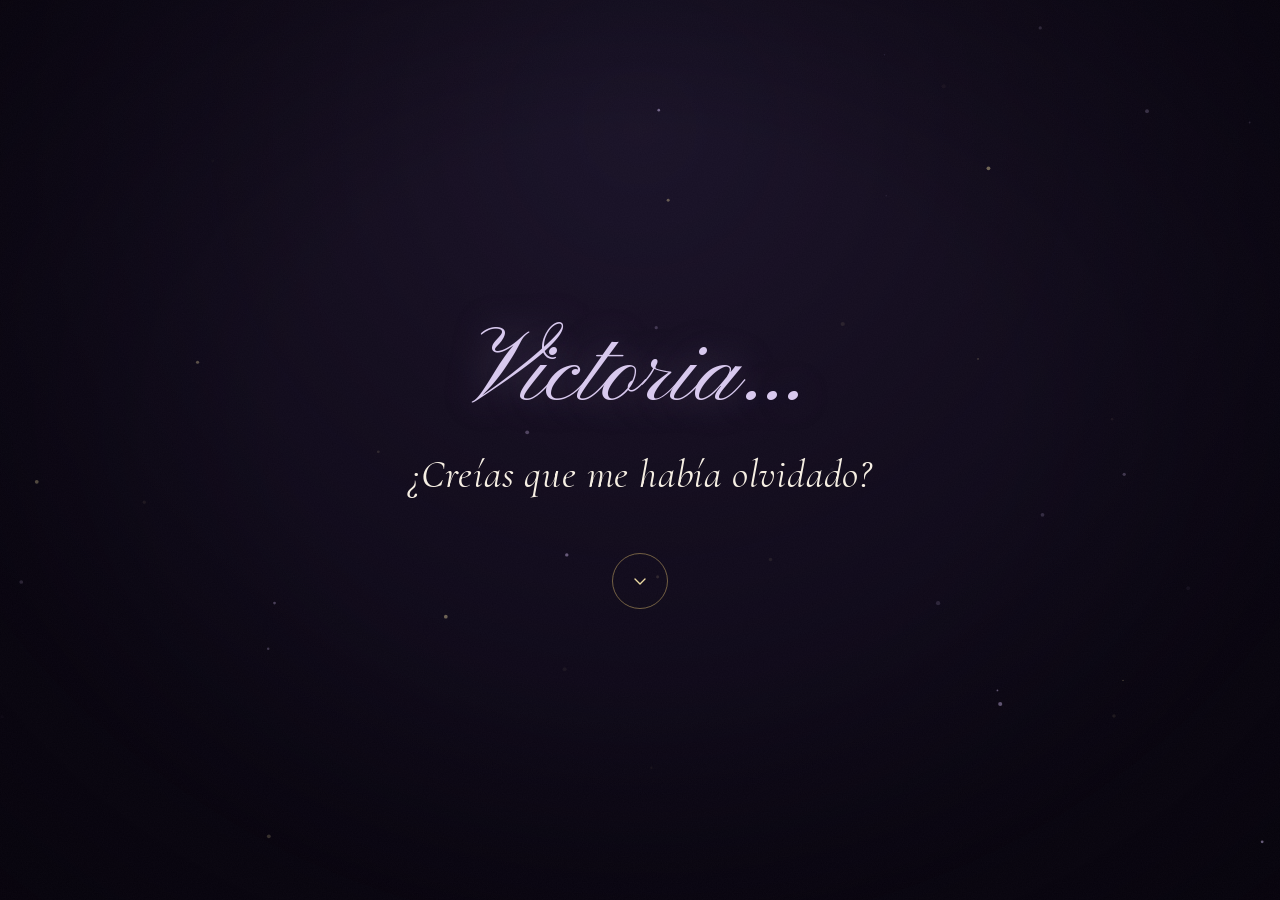
<file: flors/index.html>
<!DOCTYPE html>
<html lang="es">
<head>
  <meta charset="utf-8">
  <meta name="viewport" content="width=device-width, initial-scale=1, viewport-fit=cover">
  <title>Para Victoria</title>
  <meta name="description" content="¿Creías que me había olvidado?">
  <meta name="theme-color" content="#0f0719">
  <meta name="robots" content="noindex, nofollow">
  <meta property="og:type" content="website">
  <meta property="og:title" content="Victoria...">
  <meta property="og:description" content="¿Creías que me había olvidado?">
  <link rel="icon" href="data:image/svg+xml,%3Csvg xmlns='http://www.w3.org/2000/svg' viewBox='0 0 32 32'%3E%3Ccircle cx='16' cy='16' r='9' fill='%23b790cf'/%3E%3Ccircle cx='16' cy='16' r='3' fill='%23f1dba0'/%3E%3C/svg%3E">

  <link rel="preload" href="assets/fonts/PinyonScript.woff2" as="font" type="font/woff2" crossorigin>
  <link rel="preload" href="assets/fonts/CormorantGaramond.woff2" as="font" type="font/woff2" crossorigin>
  <link rel="stylesheet" href="style.css">
</head>

<body data-stage="0">

  <!-- Fondo con profundidad: base + dos resplandores que evolucionan con la historia -->
  <div class="bg" aria-hidden="true">
    <span class="bg__glow bg__glow--a"></span>
    <span class="bg__glow bg__glow--b"></span>
    <span class="bg__vignette"></span>
  </div>

  <!-- Partículas sutiles (polvo de luz y, al final, pétalos) -->
  <canvas id="fx" aria-hidden="true"></canvas>
  <div class="flash" id="flash" aria-hidden="true"></div>

  <!-- UI discreta -->
  <div class="progress" id="progress" aria-hidden="true"></div>
  <button type="button" class="back" id="back" aria-label="Volver a la escena anterior">
    <svg viewBox="0 0 24 24" aria-hidden="true"><path d="M15 5l-7 7 7 7" fill="none" stroke="currentColor" stroke-width="1.5" stroke-linecap="round" stroke-linejoin="round"/></svg>
  </button>

  <main id="app">

    <!-- ESCENA 1 · INTRIGA -->
    <section class="scene is-active" data-scene="0" aria-labelledby="t0">
      <div class="scene__inner scene__inner--intro">
        <h1 id="t0" class="intro">
          <span class="intro__name script">Victoria...</span>
          <span class="intro__q">¿Creías que me había olvidado?</span>
        </h1>
        <button type="button" class="beacon" data-next aria-label="Continuar">
          <span class="beacon__ring"></span>
          <svg viewBox="0 0 24 24" aria-hidden="true"><path d="M7 10l5 5 5-5" fill="none" stroke="currentColor" stroke-width="1.4" stroke-linecap="round" stroke-linejoin="round"/></svg>
        </button>
      </div>
    </section>

    <!-- ESCENA 2 · PRIMERA PISTA -->
    <section class="scene" data-scene="1" aria-label="Primera pista">
      <div class="scene__inner">
        <div class="lines">
          <p class="line">No me he olvidado.</p>
          <p class="line">Hay cosas que preferiría entregarte en persona.</p>
          <p class="line">Pero esta vez no ha podido ser.</p>
          <p class="line line--accent">Así que he buscado otra manera.</p>
        </div>
        <button type="button" class="btn later" data-next>¿Cuál?</button>
      </div>
    </section>

    <!-- ESCENA 3 · RECUERDOS -->
    <section class="scene" data-scene="2" aria-label="Recuerdos">
      <div class="scene__inner">
        <p class="lead line">Mira todo lo que hemos ido guardando.</p>

        <div class="stack" id="stack">
          <figure class="polaroid polaroid--p" style="--x:0%;--y:0%;--r:-3deg">
            <div class="polaroid__photo"><img data-src="images/foto-06.jpg" width="960" height="1280" decoding="async" alt="Victoria y yo ante un espejo; en él hay escrita la frase «Qué bien volver a verte»"></div>
          </figure>
          <figure class="polaroid polaroid--p" style="--x:5%;--y:-2%;--r:4deg">
            <div class="polaroid__photo"><img data-src="images/foto-01.jpg" width="960" height="1280" decoding="async" alt="Victoria y yo abrazados en un mirador con vistas al mar y a un pueblo blanco"></div>
          </figure>
          <figure class="polaroid polaroid--l" style="--x:-6%;--y:3%;--r:-5deg">
            <div class="polaroid__photo"><img data-src="images/foto-04.jpg" width="1280" height="960" decoding="async" alt="Victoria y yo en la playa, junto a las rocas, con un pequeño picnic sobre la toalla"></div>
          </figure>
          <figure class="polaroid polaroid--l" style="--x:4%;--y:-3%;--r:3deg">
            <div class="polaroid__photo"><img data-src="images/foto-02.jpg" width="1280" height="960" decoding="async" alt="Victoria y yo sonriendo en un kayak amarillo en medio del mar"></div>
          </figure>
          <figure class="polaroid polaroid--p" style="--x:-4%;--y:2%;--r:-2deg">
            <div class="polaroid__photo"><img data-src="images/foto-08.jpg" width="960" height="1280" decoding="async" alt="Victoria y yo abrazados de noche junto a un muro blanco iluminado por pequeñas velas"></div>
          </figure>
          <figure class="polaroid polaroid--l" style="--x:6%;--y:-2%;--r:5deg">
            <div class="polaroid__photo"><img data-src="images/foto-05.jpg" width="1280" height="960" decoding="async" alt="Victoria y yo abrazados en un selfi sobre un acantilado, con el mar al fondo"></div>
          </figure>
          <figure class="polaroid polaroid--l" style="--x:-3%;--y:2%;--r:-3deg">
            <div class="polaroid__photo"><img data-src="images/foto-09.jpg" width="1280" height="960" decoding="async" alt="Victoria y yo sonriendo de noche en una plaza"></div>
          </figure>
        </div>

        <div class="controls">
          <button type="button" class="btn later" id="memBtn">Otro recuerdo <span class="count" id="memCount">1 / 7</span></button>
          <div class="memlines" id="memLines">
            <p class="line line--accent" id="memB">Y esto no ha hecho más que empezar.</p>
          </div>
          <button type="button" class="btn later" id="next3" data-next>Seguir</button>
        </div>
      </div>
    </section>

    <!-- ESCENA 4 · ANTICIPACIÓN -->
    <section class="scene" data-scene="3" aria-label="Anticipación">
      <div class="scene__inner scene__inner--center">
        <p class="line line--big">Y a todos estos recuerdos...</p>
        <p class="line lead later" id="line5b">hay uno nuevo que quiero añadir.</p>
        <button type="button" class="orb later" id="orb" aria-label="Tocar la luz">
          <span class="orb__ring"></span>
          <span class="orb__ring orb__ring--2"></span>
          <span class="orb__core"></span>
        </button>
        <span class="orb__hint later" id="orbHint">toca la luz</span>
      </div>
    </section>

    <!-- ESCENA 5 · REVELACIÓN + FINAL -->
    <section class="scene scene--finale" data-scene="4" id="finale" aria-label="Revelación">
      <div class="hero">
        <div class="bouquet-wrap">
          <div class="bouquet-glow" aria-hidden="true"></div>
          <svg id="bouquet" viewBox="0 0 400 560" role="img" aria-label="Un ramito de violetas atado con un lazo lavanda"></svg>

          <!-- Foto de la entrega: aparece sobre el ramo mientras el mensaje habla de dárselo en persona -->
          <figure class="polaroid polaroid--l delivery" id="delivery">
            <div class="polaroid__photo"><img data-src="images/foto-11.jpg" width="1280" height="960" decoding="async" alt="Yo entregándole a Victoria un ramito de violetas en un mirador junto al mar, los dos sonriendo"></div>
          </figure>
        </div>

        <div class="hero__bottom">
          <!-- Mensaje: un párrafo cada vez, con aparición palabra a palabra -->
          <div class="message" id="message" aria-live="polite">
            <p class="msg" data-split>Espero que esta sea la última vez que tenga que enviártelo sin poder dártelo en persona.</p>
            <p class="msg" data-split>Y que esto se convierta en un recuerdo y en una tradición nuestra.</p>
            <p class="msg" data-split>Hasta que llegue ese momento, aquí tienes tu ramito de violetas.</p>
            <p class="msg msg--end" data-split>Te adoro amor meu 💜</p>
          </div>
          <p class="tap-hint" id="tapHint" aria-hidden="true">toca para avanzar</p>

          <!-- La canción: aparece cuando termina el mensaje -->
          <div class="song" id="song">
            <p class="song__eyebrow">Deseando escucharla contigo</p>
            <p class="song__title">Un ramito de violetas</p>
            <p class="song__artist">Manzanita</p>
            <a class="spotify" id="spotify" href="https://open.spotify.com/track/02PROe7elhI6Cyu6KJONhX" target="_blank" rel="noopener noreferrer">
              <svg viewBox="0 0 24 24" aria-hidden="true"><circle cx="12" cy="12" r="12" fill="currentColor"/><path d="M5.5 9.2c4.2-1.2 9-.9 13 1.3M6.3 12.5c3.5-1 7.4-.7 10.6 1.1M7.1 15.6c2.8-.8 5.6-.5 8.2.9" stroke="#1a0b30" stroke-width="1.6" fill="none" stroke-linecap="round"/></svg>
              <span>Escuchar en Spotify</span>
            </a>
            <button type="button" class="scroll-cue" id="scrollCue" aria-label="Seguir bajando">
              <svg viewBox="0 0 24 24" aria-hidden="true"><path d="M7 10l5 5 5-5" fill="none" stroke="currentColor" stroke-width="1.4" stroke-linecap="round" stroke-linejoin="round"/></svg>
            </button>
          </div>
        </div>
      </div>

      <!-- Después del mensaje: fotografías y frase final -->
      <div class="after" id="after">
        <div class="fan" aria-label="Algunos de nuestros recuerdos">
          <figure class="polaroid polaroid--p fan__a io">
            <div class="polaroid__photo"><img data-src="images/foto-03.jpg" width="960" height="1280" loading="lazy" decoding="async" alt="Victoria y yo vestidos de blanco, abrazados frente al mar azul"></div>
          </figure>
          <figure class="polaroid polaroid--l fan__b io">
            <div class="polaroid__photo"><img data-src="images/foto-10.jpg" width="1280" height="960" loading="lazy" decoding="async" alt="Victoria sosteniendo un ramo de flores secas en papel kraft, los dos sonriendo"></div>
          </figure>
          <figure class="polaroid polaroid--p fan__c io">
            <div class="polaroid__photo"><img data-src="images/foto-07.jpg" width="720" height="1280" loading="lazy" decoding="async" alt="Victoria y yo abrazados junto a un lago de montaña en otoño"></div>
          </figure>
        </div>

        <p class="closing script io">Un ramito de violetas, para ti. 💜</p>

        <a class="spotify spotify--ghost io" href="https://open.spotify.com/track/02PROe7elhI6Cyu6KJONhX" target="_blank" rel="noopener noreferrer">
          <svg viewBox="0 0 24 24" aria-hidden="true"><circle cx="12" cy="12" r="12" fill="currentColor"/><path d="M5.5 9.2c4.2-1.2 9-.9 13 1.3M6.3 12.5c3.5-1 7.4-.7 10.6 1.1M7.1 15.6c2.8-.8 5.6-.5 8.2.9" stroke="#1a0b30" stroke-width="1.6" fill="none" stroke-linecap="round"/></svg>
          <span>Escuchar en Spotify</span>
        </a>

        <button type="button" class="replay" id="replay" aria-label="Volver a empezar" title="Volver a empezar">
          <svg viewBox="0 0 24 24" aria-hidden="true"><path d="M4 12a8 8 0 1 0 2.6-5.9M4 4v4h4" fill="none" stroke="currentColor" stroke-width="1.4" stroke-linecap="round" stroke-linejoin="round"/></svg>
        </button>
      </div>
    </section>

  </main>

  <noscript><p class="noscript">Esta sorpresa necesita JavaScript para poder abrirse. 💜</p></noscript>
  <script src="script.js"></script>
</body>
</html>
</file>
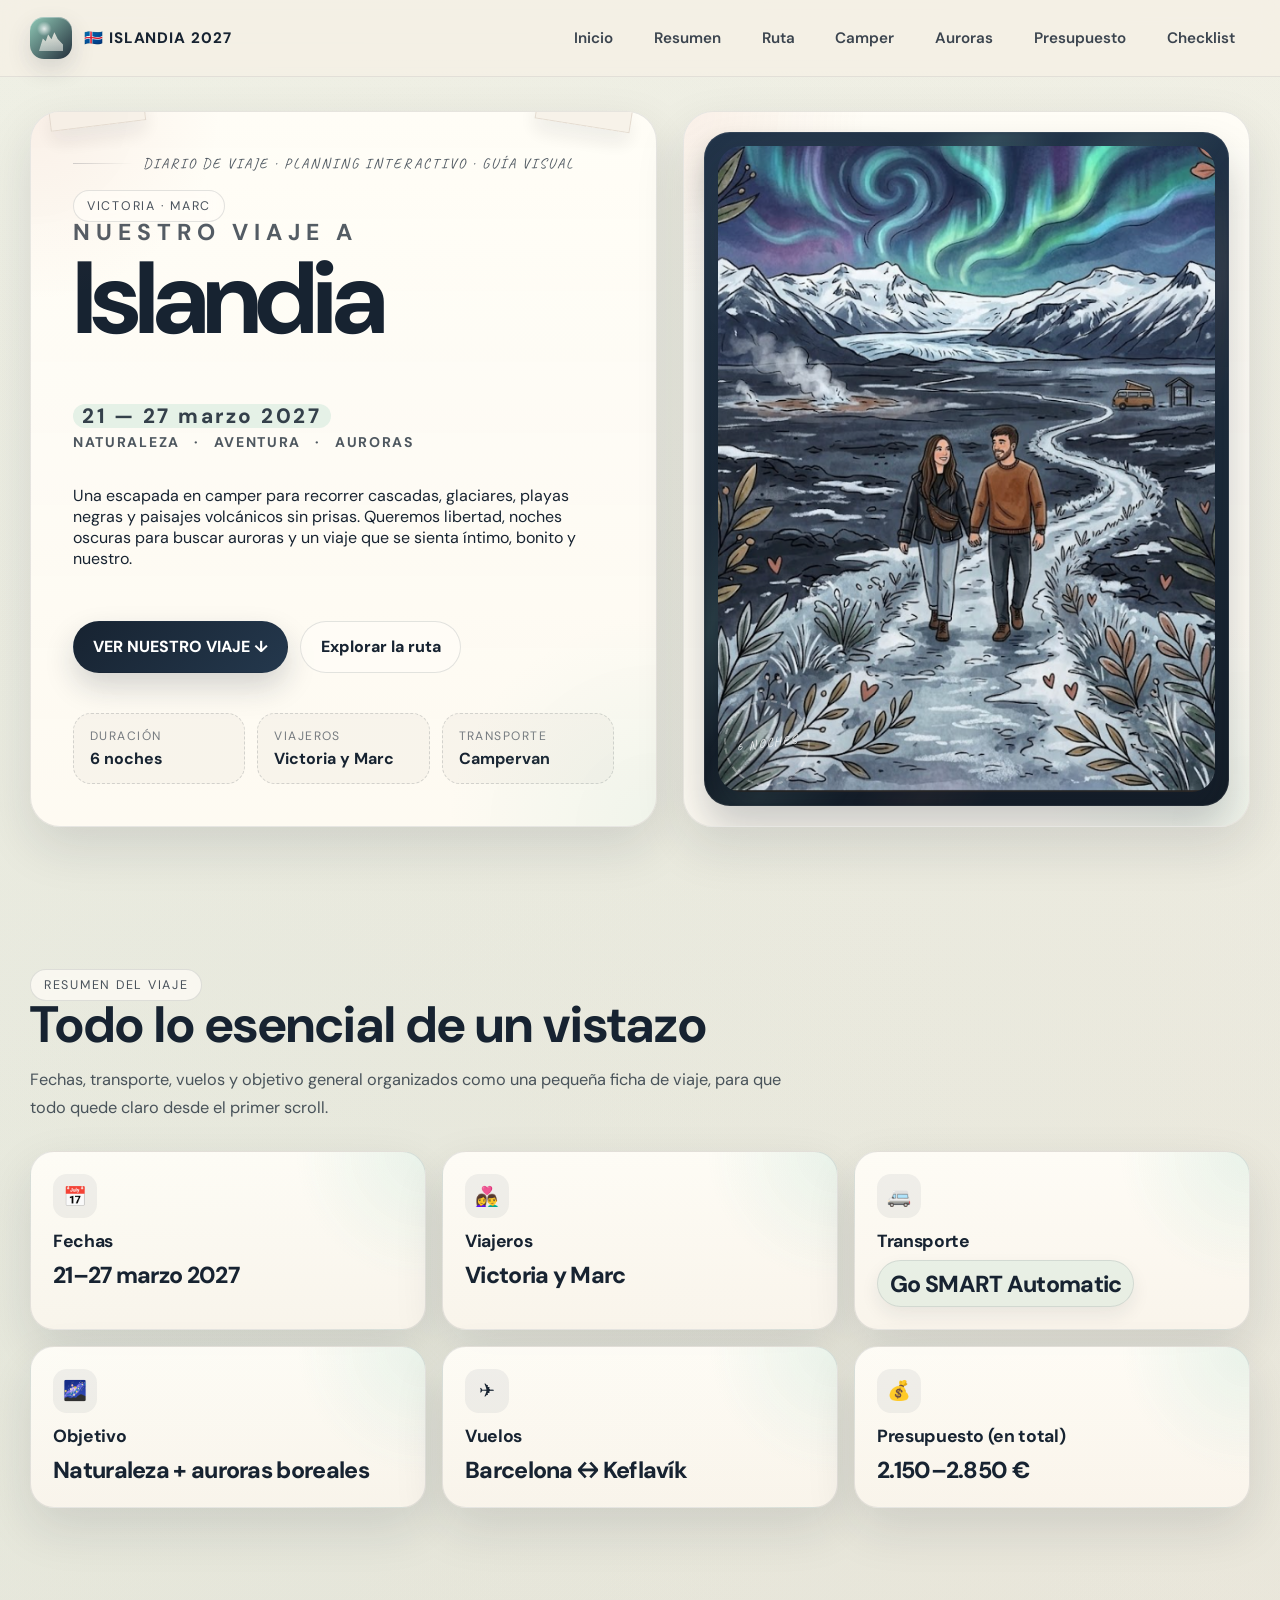
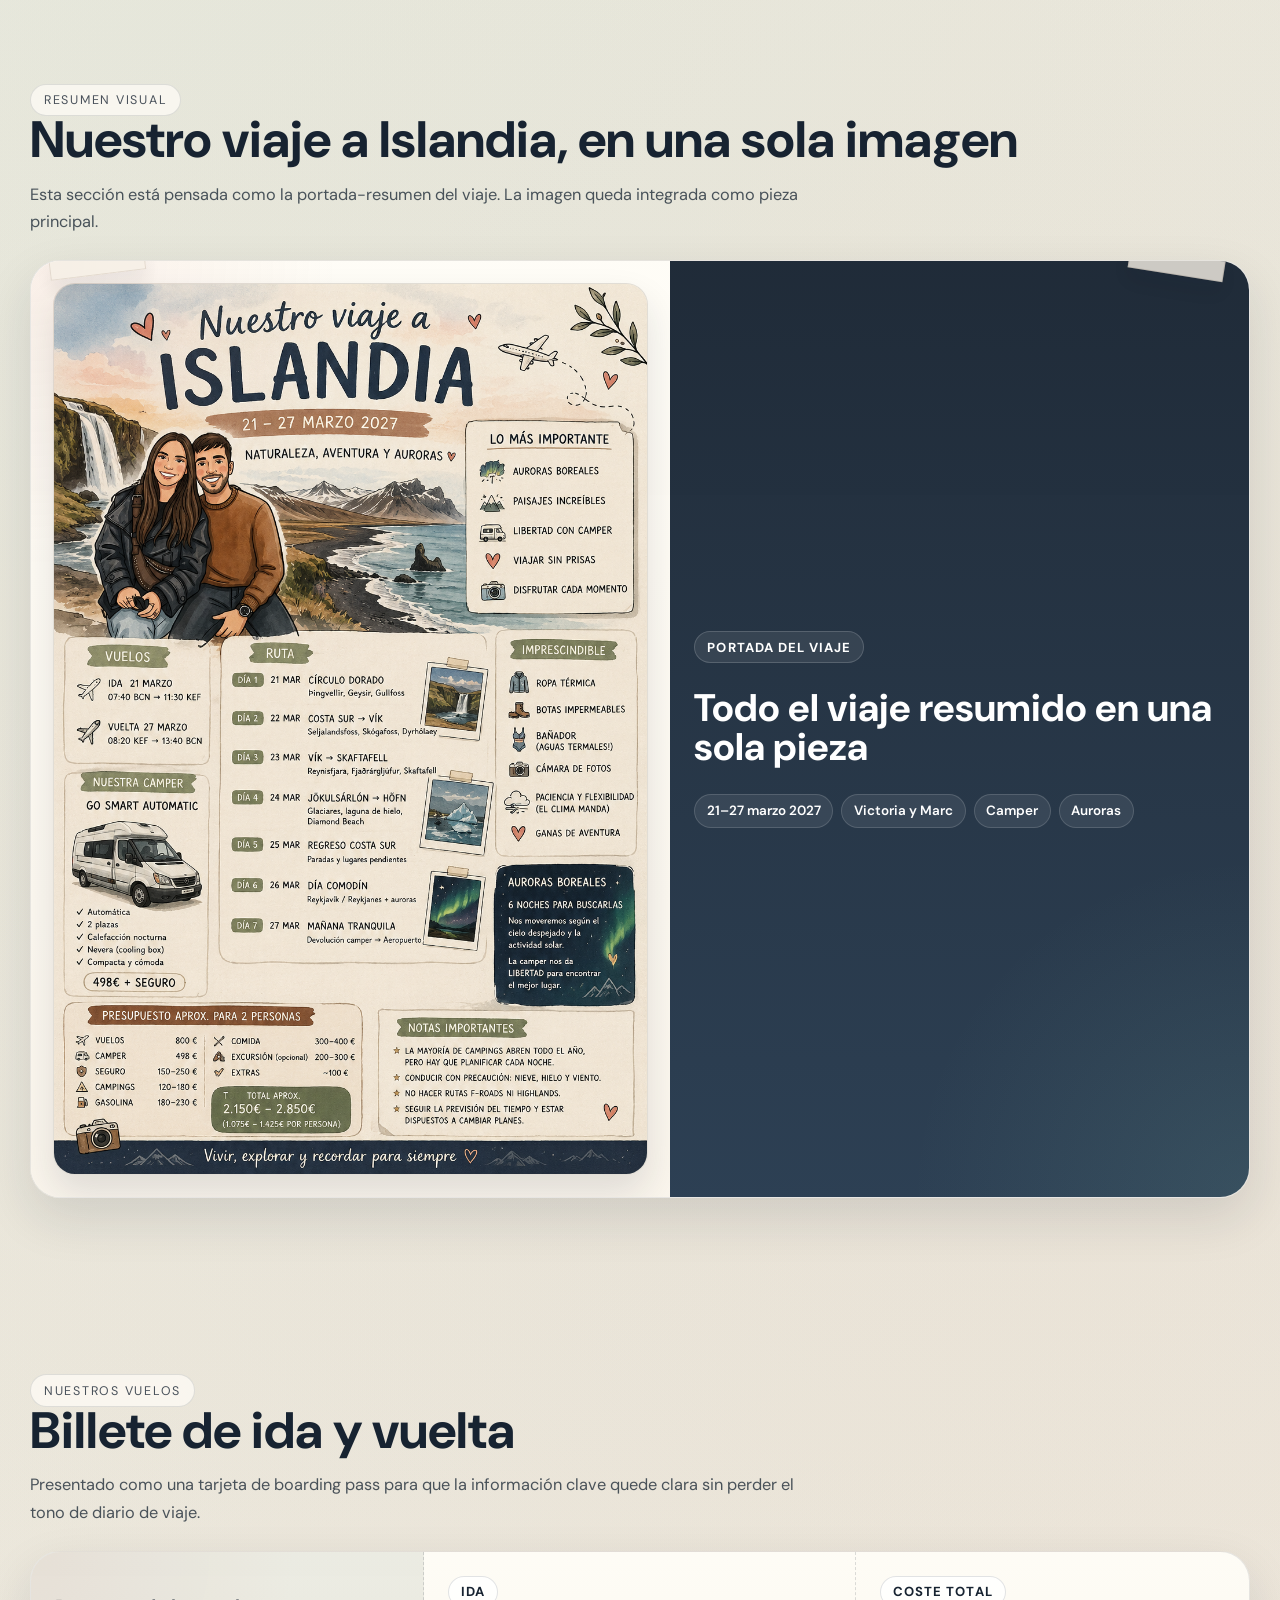
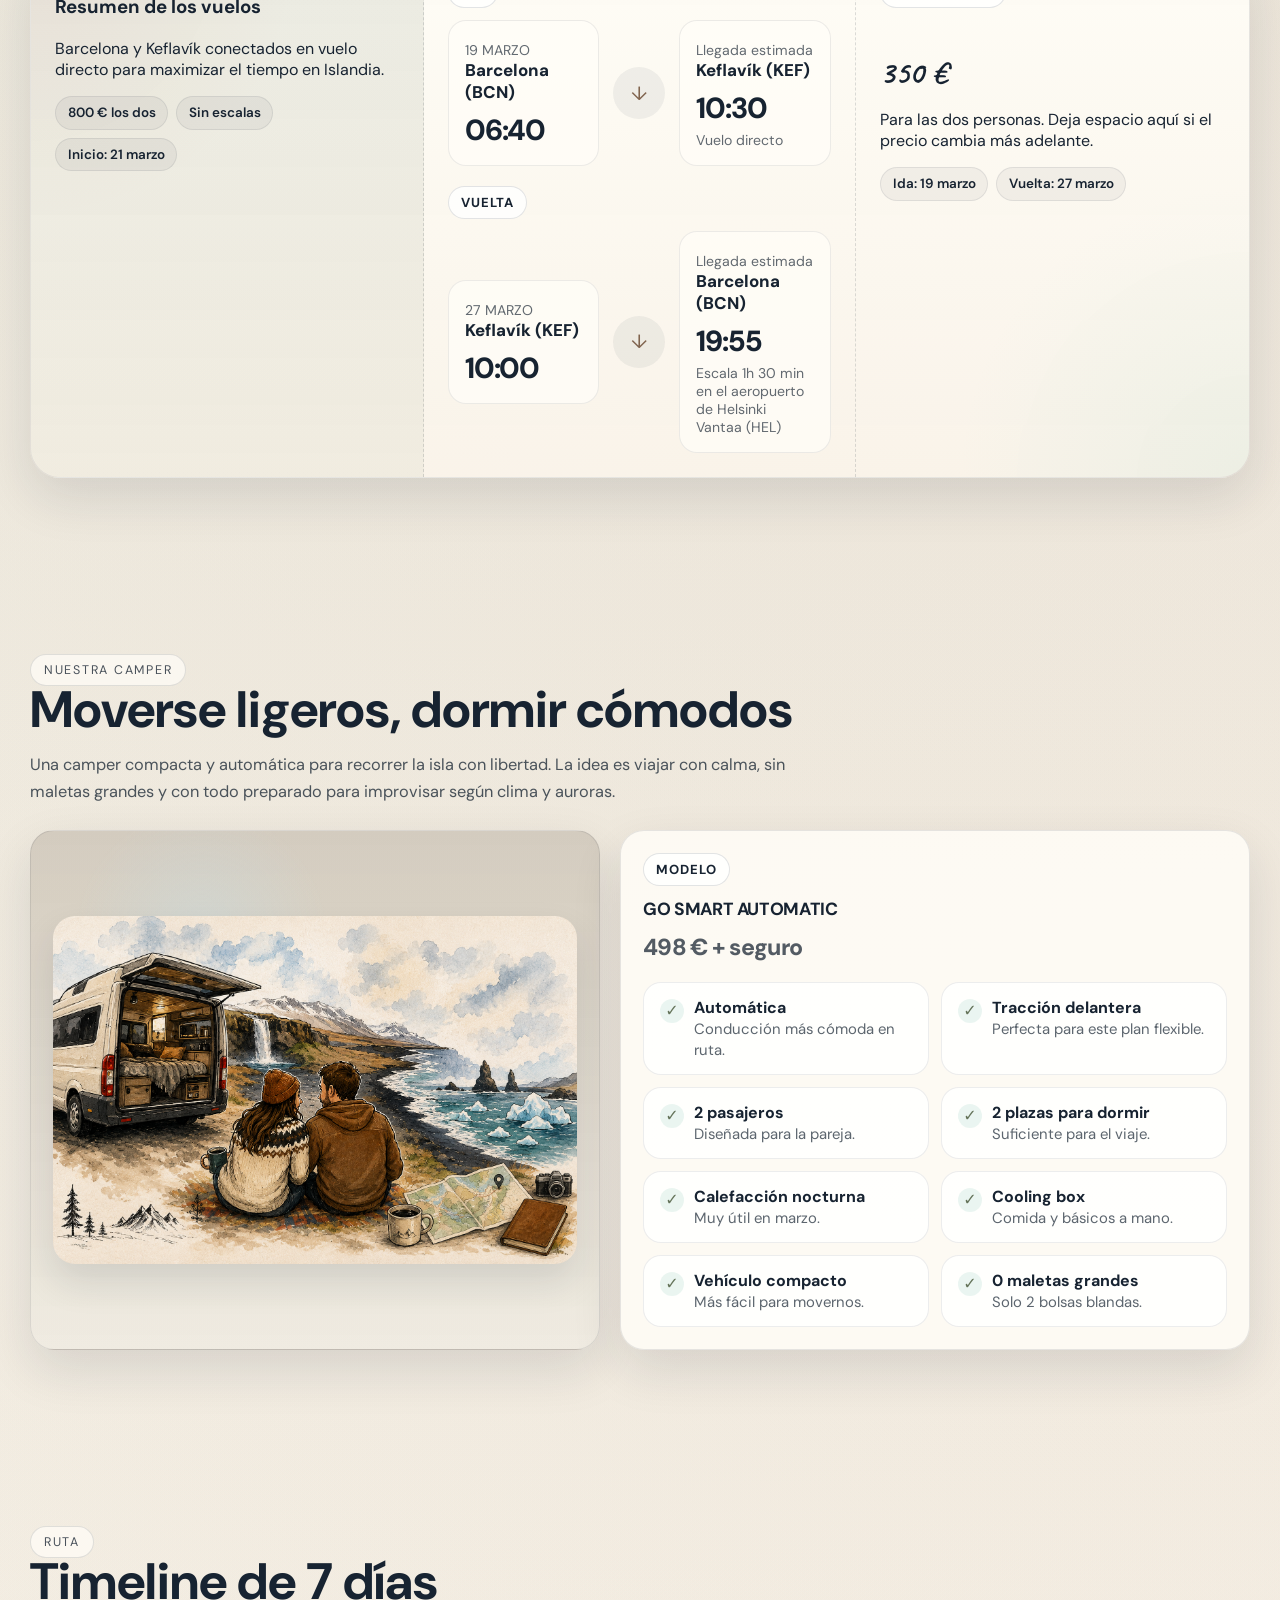
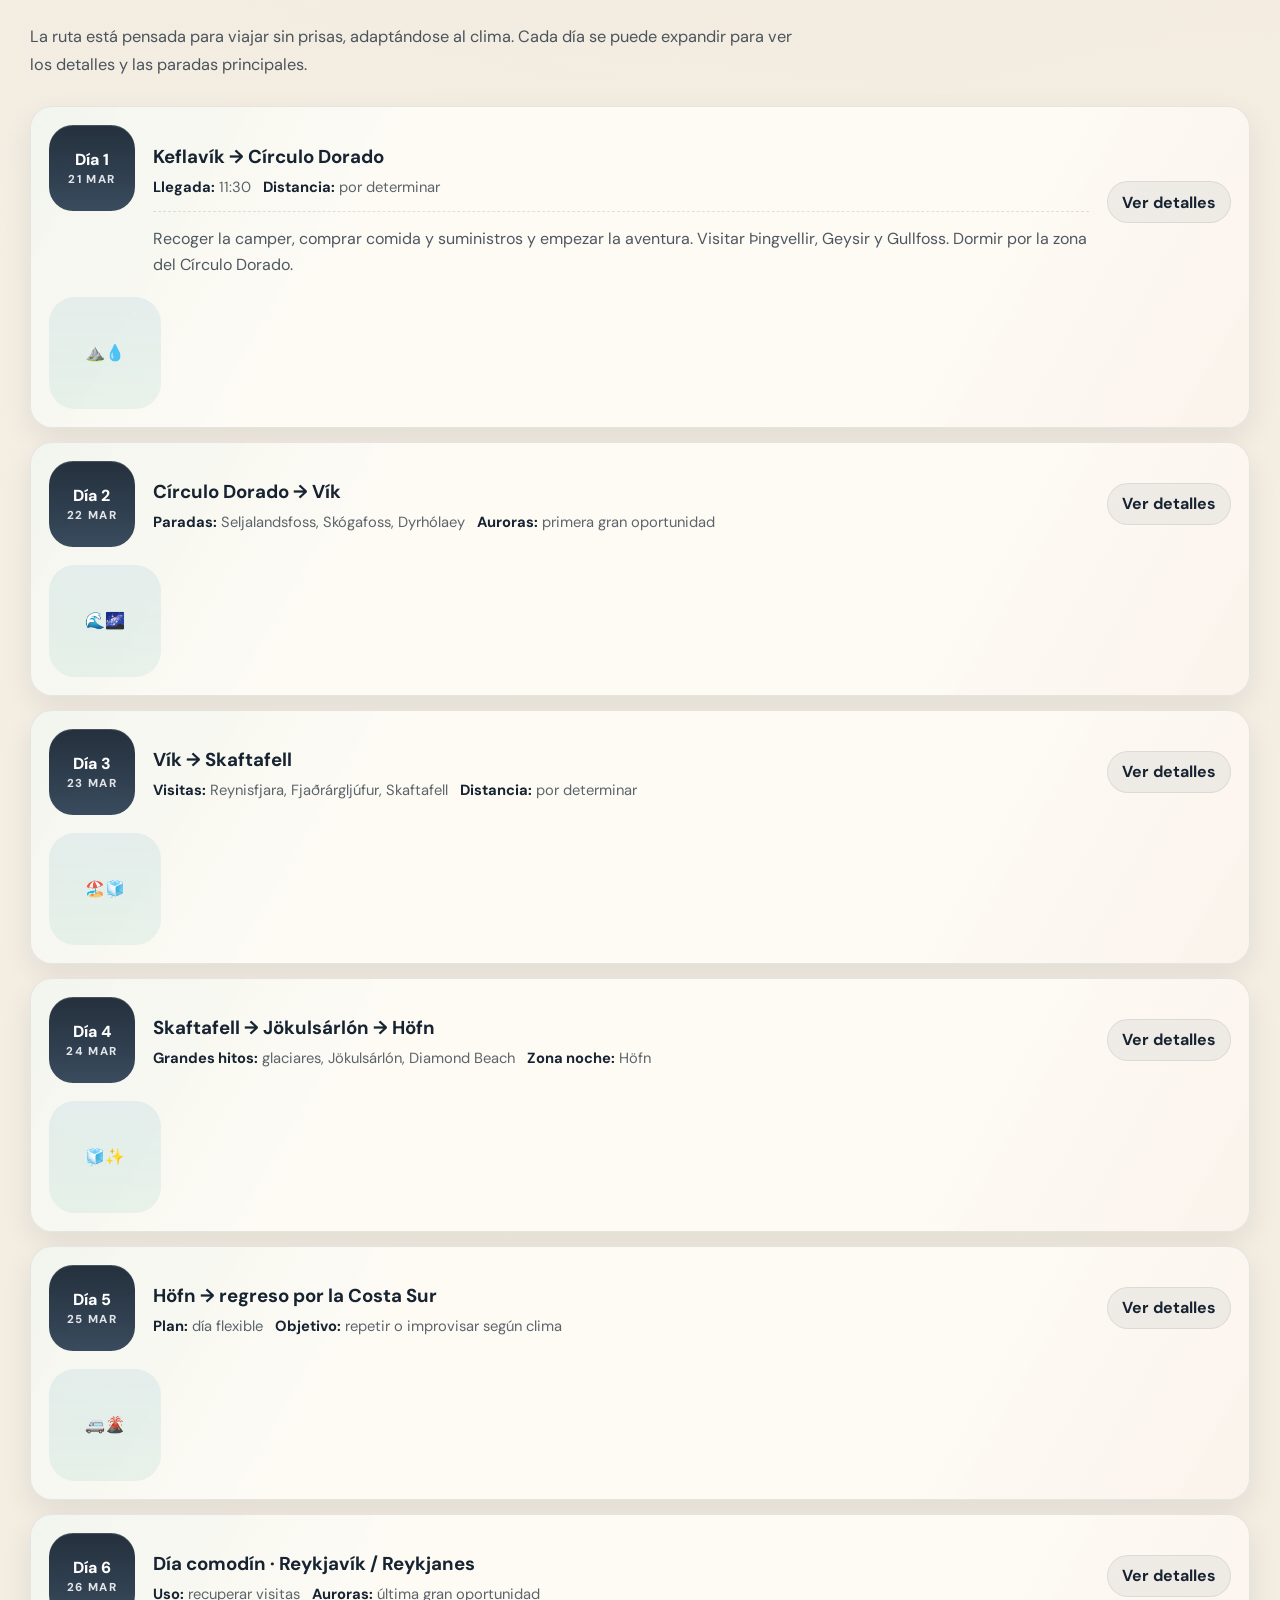
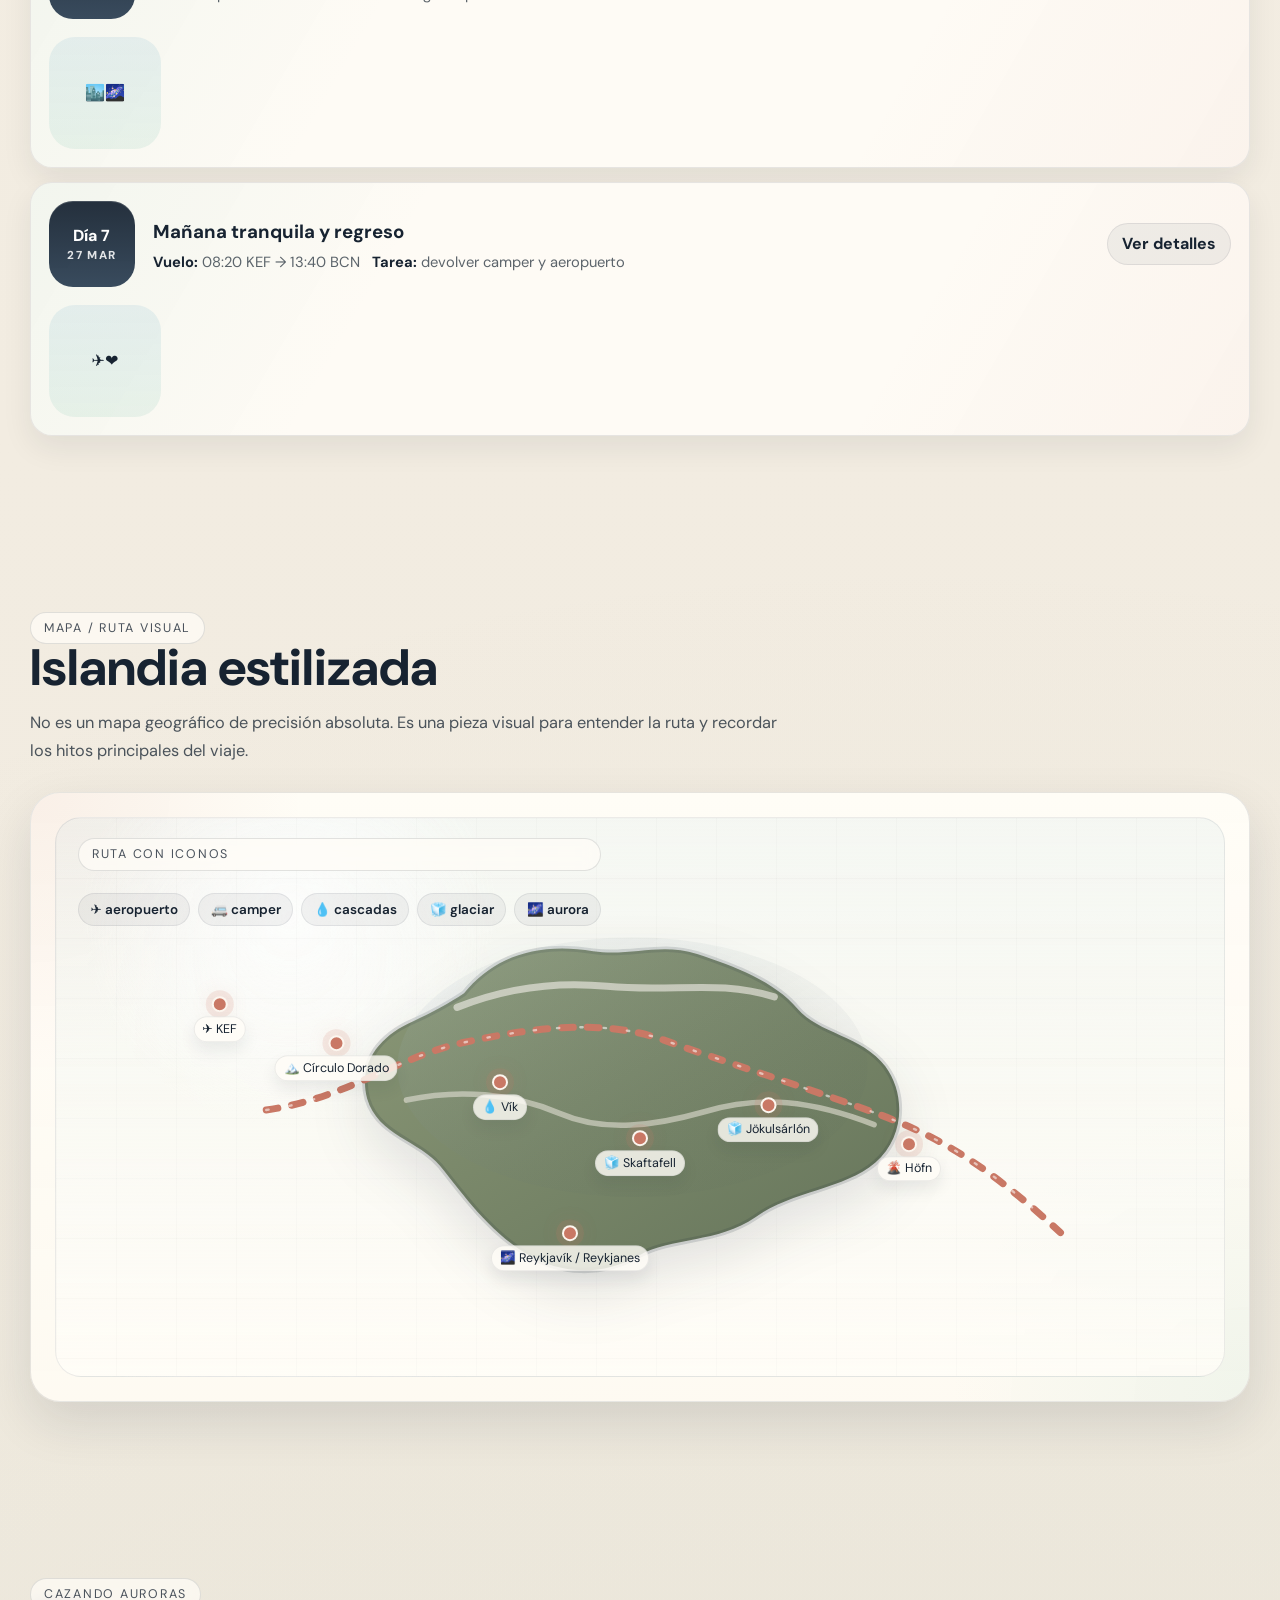
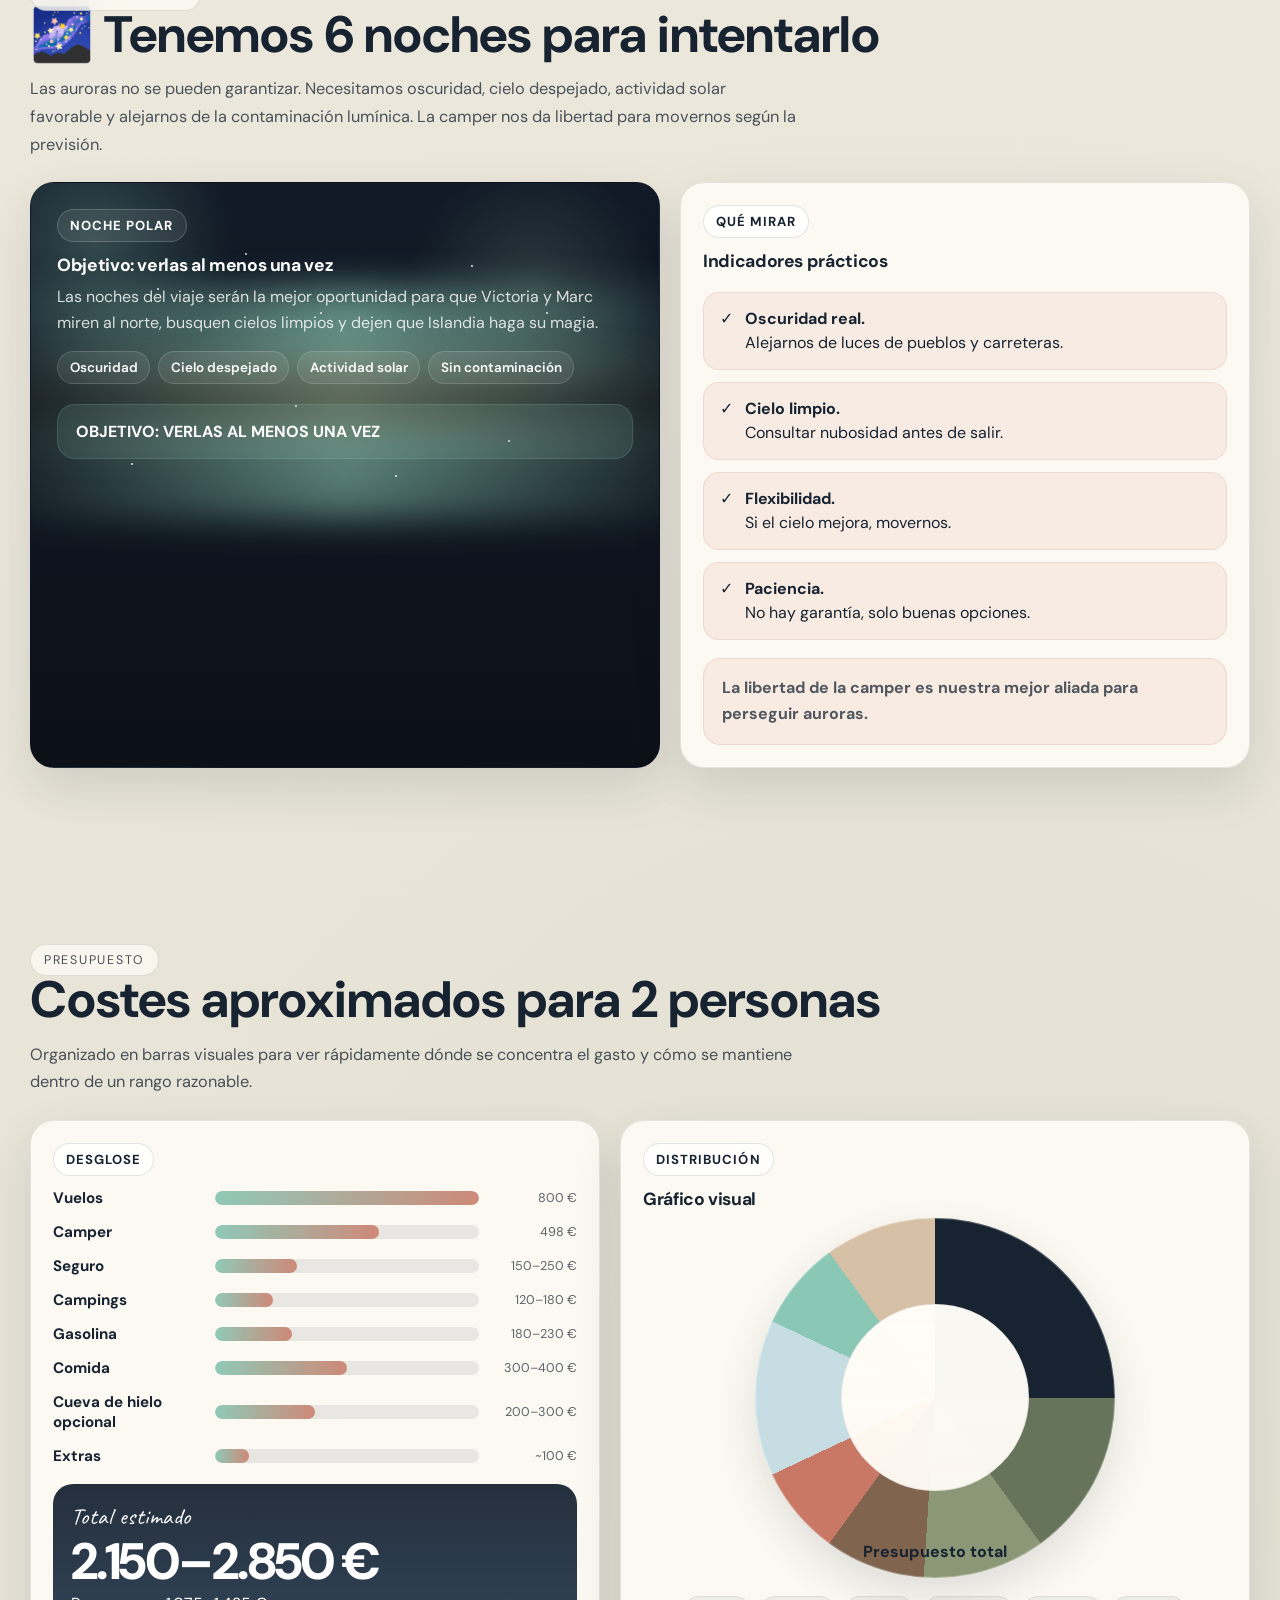
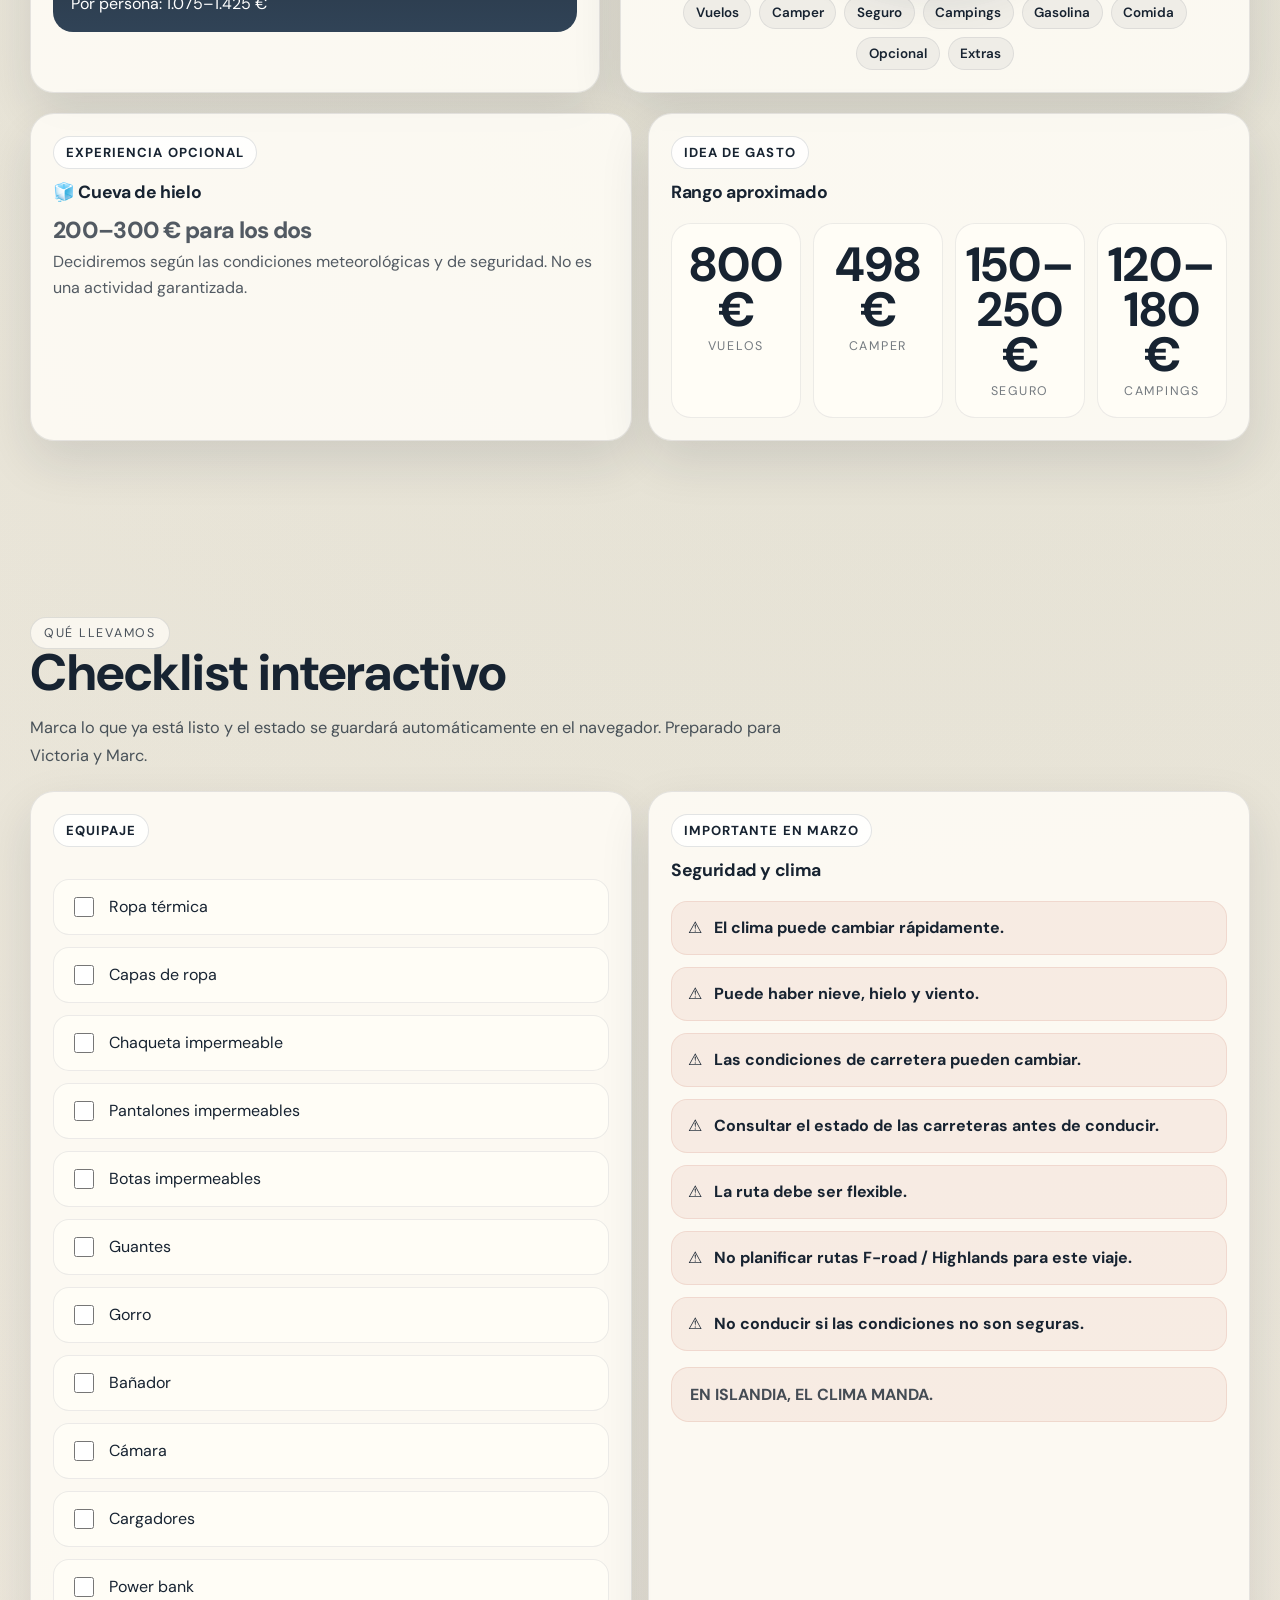
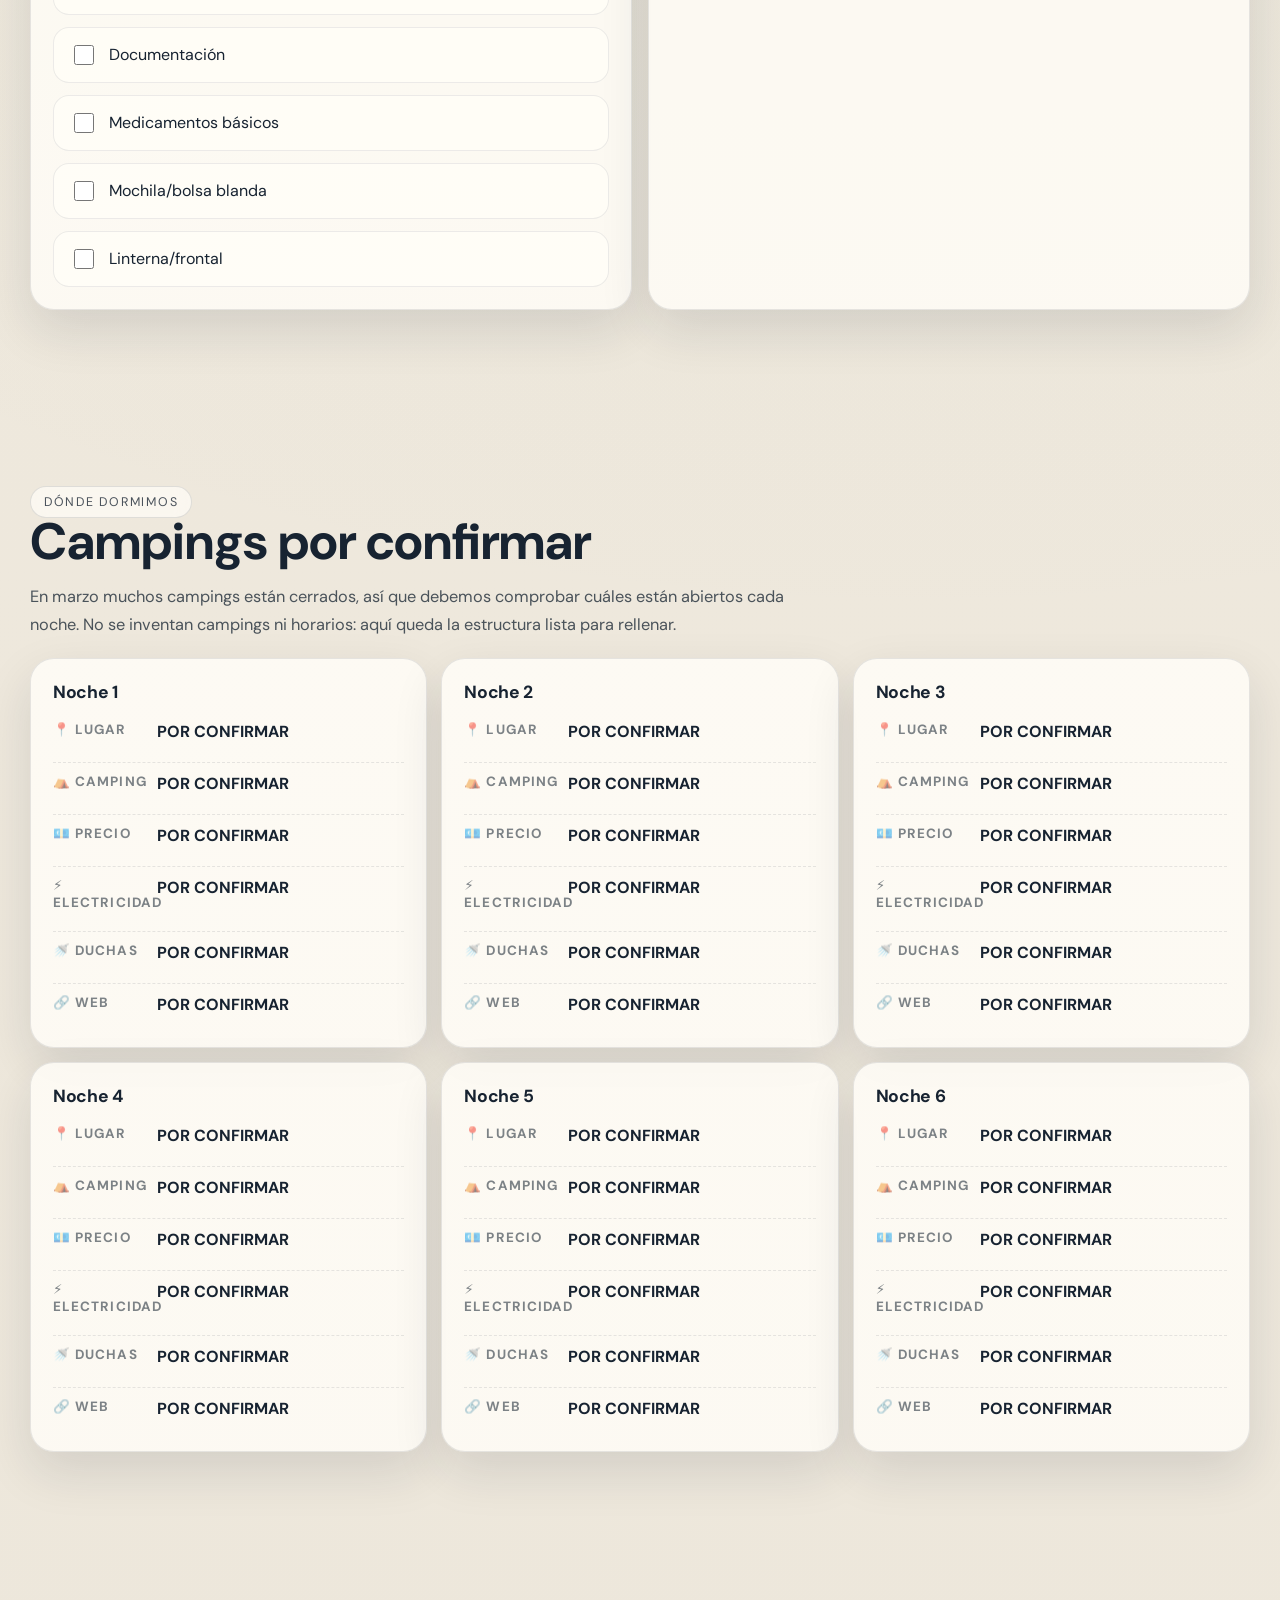
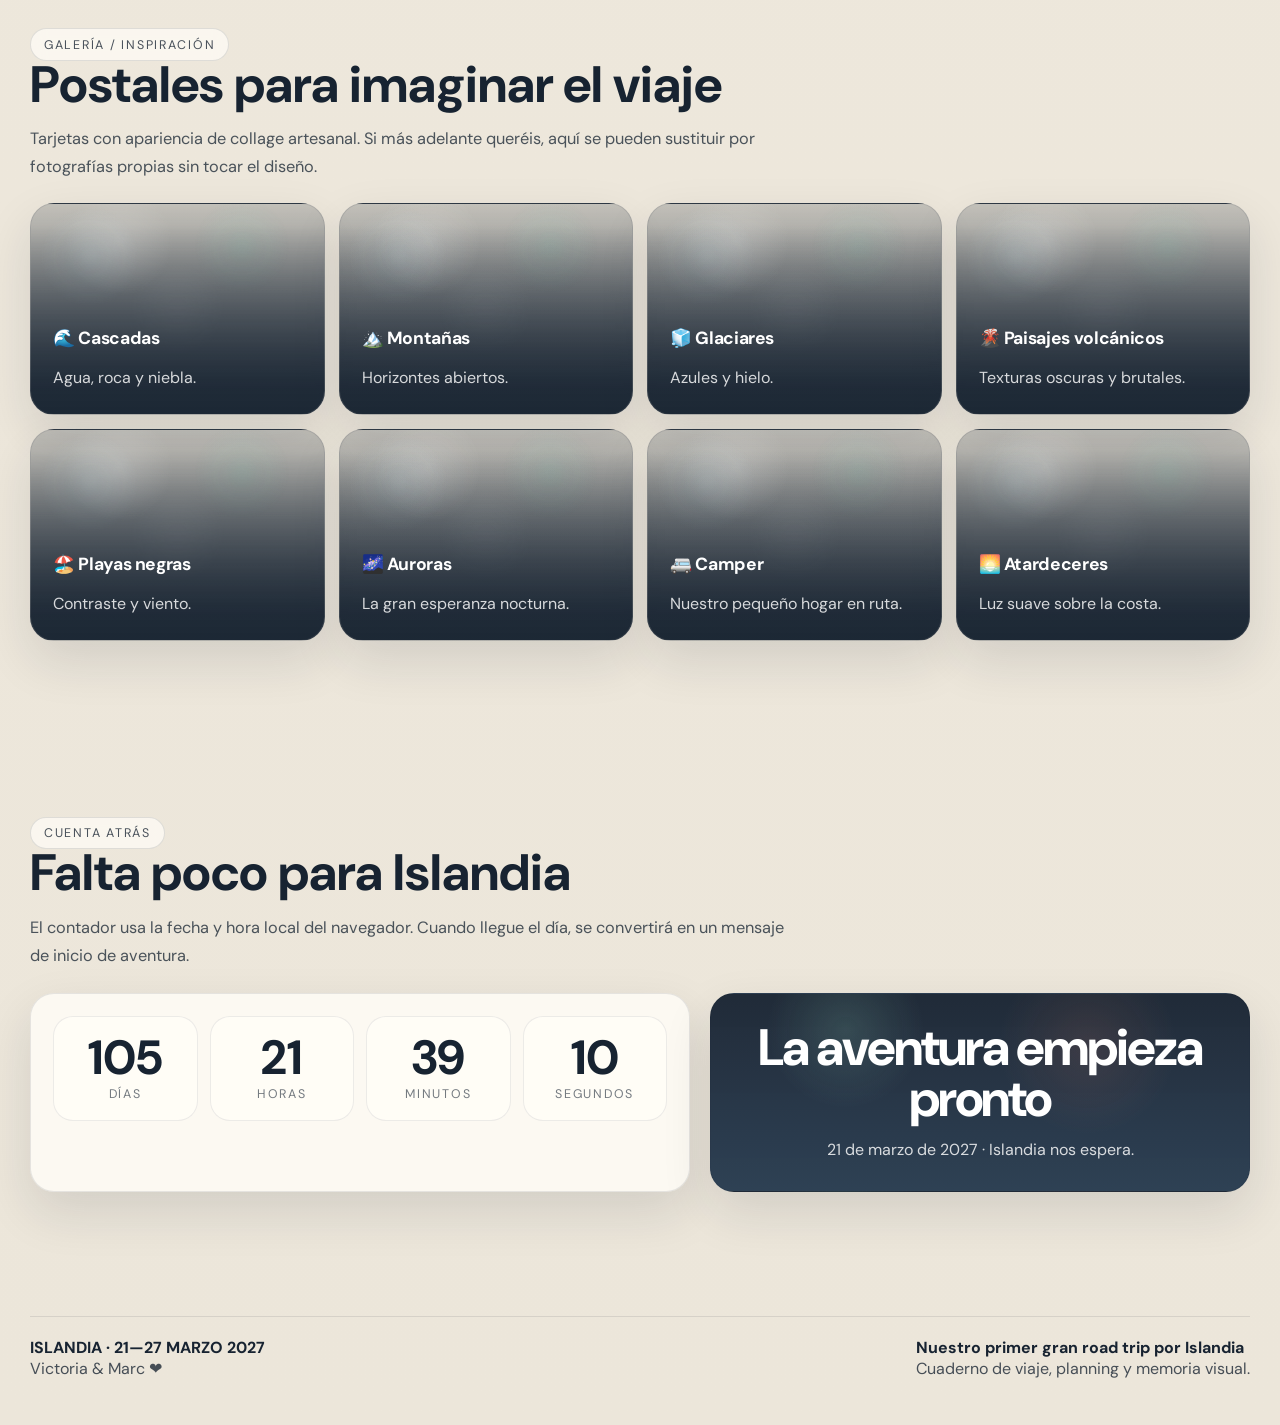
<file: vic/index.html>
<!DOCTYPE html>
<html lang="es">
<head>
  <meta charset="UTF-8" />
  <meta name="viewport" content="width=device-width, initial-scale=1.0" />
  <meta name="theme-color" content="#172331" />
  <title>Islandia 2027 · Nuestro viaje</title>
  <link rel="preconnect" href="https://fonts.googleapis.com" />
  <link rel="preconnect" href="https://fonts.gstatic.com" crossorigin />
  <link href="https://fonts.googleapis.com/css2?family=DM+Sans:wght@400;500;700;800&family=Caveat:wght@400;700&display=swap" rel="stylesheet" />
  <style>
    :root {
      --cream: #f5f0e6;
      --paper: #fffdf7;
      --dark: #172331;
      --green: #65745a;
      --sage: #8b9877;
      --brown: #80644e;
      --coral: #c97865;
      --ice: #c7dde4;
      --aurora: #8bc7b5;
      --line: rgba(23, 35, 49, 0.12);
      --shadow: 0 20px 50px rgba(23, 35, 49, 0.12);
      --radius-xl: 30px;
      --radius-lg: 24px;
      --radius-md: 18px;
      --radius-sm: 14px;
      --max: 1220px;
      --ease: cubic-bezier(.2,.8,.2,1);
    }

    * { box-sizing: border-box; }
    html { scroll-behavior: smooth; }
    body {
      margin: 0;
      font-family: "DM Sans", system-ui, -apple-system, BlinkMacSystemFont, "Segoe UI", sans-serif;
      color: var(--dark);
      background:
        radial-gradient(circle at 15% 10%, rgba(139, 200, 181, 0.15), transparent 28%),
        radial-gradient(circle at 85% 18%, rgba(201, 120, 101, 0.1), transparent 24%),
        radial-gradient(circle at 72% 66%, rgba(135, 157, 129, 0.12), transparent 26%),
        linear-gradient(180deg, #f9f4ea 0%, #f2ece1 48%, #ece6da 100%);
      min-height: 100vh;
      overflow-x: hidden;
    }

    body::before {
      content: "";
      position: fixed;
      inset: 0;
      pointer-events: none;
      background-image:
        linear-gradient(rgba(23, 35, 49, 0.02) 1px, transparent 1px),
        linear-gradient(90deg, rgba(23, 35, 49, 0.02) 1px, transparent 1px);
      background-size: 28px 28px;
      mask-image: linear-gradient(180deg, rgba(0,0,0,0.14), transparent 70%);
      opacity: 0.55;
      z-index: 0;
    }

    a { color: inherit; text-decoration: none; }
    button, input { font: inherit; }
    img { max-width: 100%; display: block; }

    .page {
      position: relative;
      z-index: 1;
    }

    .container {
      width: min(calc(100% - 32px), var(--max));
      margin: 0 auto;
    }

    .eyebrow {
      display: inline-flex;
      align-items: center;
      gap: .55rem;
      padding: .45rem .8rem;
      border: 1px solid rgba(23,35,49,.12);
      background: rgba(255,253,247,.72);
      backdrop-filter: blur(8px);
      border-radius: 999px;
      font-size: .78rem;
      letter-spacing: .14em;
      text-transform: uppercase;
      color: rgba(23,35,49,.78);
    }

    .script {
      font-family: "Caveat", "Bradley Hand", cursive;
      letter-spacing: .02em;
    }

    .section {
      padding: 88px 0;
      position: relative;
    }

    .section h2 {
      margin: 0 0 16px;
      font-size: clamp(2rem, 4vw, 3.2rem);
      line-height: .95;
    }

    .section .lead {
      margin: 0;
      max-width: 70ch;
      color: rgba(23,35,49,.76);
      line-height: 1.7;
      font-size: 1.02rem;
    }

    .paper {
      position: relative;
      background: linear-gradient(180deg, rgba(255,253,247,.96), rgba(255,251,243,.92));
      border: 1px solid rgba(23,35,49,.1);
      box-shadow: var(--shadow);
      border-radius: var(--radius-xl);
      overflow: hidden;
    }

    .paper::before {
      content: "";
      position: absolute;
      inset: 0;
      background: radial-gradient(circle at top left, rgba(201,120,101,.1), transparent 20%),
                  radial-gradient(circle at bottom right, rgba(139,199,181,.12), transparent 22%);
      pointer-events: none;
    }

    .tape {
      position: absolute;
      width: 96px;
      height: 26px;
      background: rgba(245,240,230,.9);
      border: 1px solid rgba(128,100,78,.18);
      box-shadow: 0 12px 20px rgba(23,35,49,.08);
      opacity: .9;
      z-index: 2;
      transform: rotate(-7deg);
      pointer-events: none;
    }
    .tape.tape-right { right: 24px; top: -12px; transform: rotate(9deg); }
    .tape.tape-left { left: 18px; top: -12px; }

    .site-nav {
      position: sticky;
      top: 0;
      z-index: 50;
      backdrop-filter: blur(14px);
      background: rgba(245,240,230,.78);
      border-bottom: 1px solid rgba(23,35,49,.08);
    }

    .nav-inner {
      display: flex;
      align-items: center;
      justify-content: space-between;
      gap: 18px;
      min-height: 76px;
    }

    .brand {
      display: inline-flex;
      align-items: center;
      gap: 12px;
      font-weight: 800;
      letter-spacing: .06em;
      text-transform: uppercase;
      font-size: .95rem;
      white-space: nowrap;
    }

    .brand-mark {
      width: 42px;
      height: 42px;
      border-radius: 14px;
      background:
        radial-gradient(circle at 34% 28%, rgba(255,255,255,.8), transparent 18%),
        linear-gradient(135deg, rgba(139,199,181,.95), rgba(23,35,49,.95));
      box-shadow: inset 0 1px 0 rgba(255,255,255,.35), 0 10px 25px rgba(23,35,49,.14);
      position: relative;
      flex: 0 0 auto;
    }
    .brand-mark::after {
      content: "";
      position: absolute;
      inset: 11px 9px 8px;
      border-radius: 999px 999px 20px 20px;
      background: linear-gradient(180deg, rgba(245,240,230,.98), rgba(255,253,247,.55));
      clip-path: polygon(0 100%, 16% 46%, 28% 58%, 38% 28%, 52% 49%, 64% 18%, 78% 48%, 100% 72%, 100% 100%);
      opacity: .95;
    }

    .nav-links {
      display: flex;
      align-items: center;
      gap: 10px;
    }

    .nav-links a {
      padding: .72rem .96rem;
      border-radius: 999px;
      color: rgba(23,35,49,.84);
      transition: background .25s var(--ease), transform .25s var(--ease), color .25s var(--ease);
      font-weight: 600;
      font-size: .95rem;
    }

    .nav-links a:hover,
    .nav-links a:focus-visible {
      background: rgba(255,253,247,.92);
      transform: translateY(-1px);
      outline: none;
    }

    .menu-toggle {
      display: none;
      width: 48px;
      height: 48px;
      border: 1px solid rgba(23,35,49,.12);
      background: rgba(255,253,247,.84);
      border-radius: 14px;
      align-items: center;
      justify-content: center;
      cursor: pointer;
      color: var(--dark);
    }
    .menu-toggle span {
      width: 20px;
      height: 2px;
      background: currentColor;
      position: relative;
      display: block;
      border-radius: 99px;
    }
    .menu-toggle span::before,
    .menu-toggle span::after {
      content: "";
      position: absolute;
      left: 0;
      width: 20px;
      height: 2px;
      background: currentColor;
      border-radius: 99px;
      transition: transform .25s var(--ease), top .25s var(--ease), opacity .25s var(--ease);
    }
    .menu-toggle span::before { top: -7px; }
    .menu-toggle span::after { top: 7px; }

    .menu-toggle[aria-expanded="true"] span { background: transparent; }
    .menu-toggle[aria-expanded="true"] span::before { top: 0; transform: rotate(45deg); }
    .menu-toggle[aria-expanded="true"] span::after { top: 0; transform: rotate(-45deg); }

    .mobile-panel {
      display: none;
      padding: 0 0 18px;
    }
    .mobile-panel a {
      display: block;
      padding: 14px 0;
      border-top: 1px solid rgba(23,35,49,.08);
      font-weight: 600;
    }

    .hero {
      padding: 34px 0 54px;
    }

    .hero-shell {
      display: grid;
      grid-template-columns: 1.05fr .95fr;
      gap: 26px;
      align-items: stretch;
    }

    .hero-copy {
      padding: clamp(24px, 4vw, 42px);
      min-height: 680px;
      display: flex;
      flex-direction: column;
      justify-content: space-between;
    }

    .hero-top {
      display: grid;
      gap: 18px;
    }

    .hero-kicker {
      display: flex;
      align-items: center;
      gap: 10px;
      color: rgba(23,35,49,.76);
      font-size: .9rem;
      letter-spacing: .14em;
      text-transform: uppercase;
    }

    .hero-kicker::before {
      content: "";
      width: 60px;
      height: 1px;
      background: linear-gradient(90deg, rgba(23,35,49,.2), rgba(23,35,49,0));
    }

    .hero h1 {
      margin: 0;
      font-size: clamp(3.1rem, 8vw, 6.9rem);
      line-height: .88;
      letter-spacing: -.05em;
      text-wrap: balance;
    }

    .hero h1 .small {
      display: block;
      font-size: clamp(1.05rem, 1.8vw, 1.45rem);
      letter-spacing: .26em;
      text-transform: uppercase;
      color: rgba(23,35,49,.74);
      margin-bottom: 10px;
      font-weight: 700;
    }

    .hero h1 .main {
      display: block;
      color: var(--dark);
      text-shadow: 0 1px 0 rgba(255,255,255,.28);
    }

    .hero h1 .year {
      display: inline-block;
      margin-top: 6px;
      padding: .15em .45em;
      border-radius: 12px;
      background: rgba(139,199,181,.22);
      color: rgba(23,35,49,.86);
      font-size: clamp(1rem, 1.7vw, 1.3rem);
      font-weight: 800;
      letter-spacing: .12em;
    }

    .hero-sub {
      display: flex;
      flex-wrap: wrap;
      gap: 10px 14px;
      align-items: center;
      color: rgba(23,35,49,.76);
      font-weight: 700;
      letter-spacing: .12em;
      text-transform: uppercase;
      font-size: .88rem;
    }

    .hero-actions {
      display: flex;
      flex-wrap: wrap;
      gap: 12px;
      align-items: center;
      margin-top: 18px;
    }

    .btn {
      display: inline-flex;
      align-items: center;
      justify-content: center;
      gap: .6rem;
      min-height: 52px;
      border-radius: 999px;
      border: 1px solid transparent;
      padding: 0 1.2rem;
      font-weight: 800;
      cursor: pointer;
      transition: transform .25s var(--ease), box-shadow .25s var(--ease), background .25s var(--ease), border-color .25s var(--ease);
      user-select: none;
    }
    .btn:hover, .btn:focus-visible { transform: translateY(-1px); outline: none; }
    .btn:active { transform: translateY(0); }
    .btn-primary {
      background: linear-gradient(135deg, var(--dark), #24384d);
      color: #fff;
      box-shadow: 0 14px 30px rgba(23,35,49,.18);
    }
    .btn-primary:hover { box-shadow: 0 18px 34px rgba(23,35,49,.24); }
    .btn-secondary {
      background: rgba(255,253,247,.8);
      border-color: rgba(23,35,49,.12);
      color: var(--dark);
    }

    .hero-meta {
      display: grid;
      grid-template-columns: repeat(3, minmax(0,1fr));
      gap: 12px;
      margin-top: 22px;
    }
    .meta-pill {
      padding: 14px 16px;
      border: 1px dashed rgba(23,35,49,.16);
      border-radius: 18px;
      background: rgba(245,240,230,.65);
      display: grid;
      gap: 4px;
    }
    .meta-pill span { font-size: .76rem; letter-spacing: .12em; text-transform: uppercase; color: rgba(23,35,49,.58); }
    .meta-pill strong { font-size: 1rem; }

    .hero-visual {
      position: relative;
      min-height: 680px;
      padding: 20px;
      overflow: hidden;
    }

    .hero-visual-inner {
      position: relative;
      height: 100%;
      min-height: 640px;
      border-radius: calc(var(--radius-xl) - 4px);
      overflow: hidden;
      background:
        radial-gradient(circle at 45% 18%, rgba(139,199,181,.18), transparent 18%),
        radial-gradient(circle at 68% 22%, rgba(201,120,101,.12), transparent 16%),
        linear-gradient(180deg, #223449 0%, #1b2a39 46%, #131c26 100%);
      box-shadow: inset 0 0 0 1px rgba(255,255,255,.08), 0 24px 40px rgba(23,35,49,.22);
    }

    .hero-visual-inner::before,
    .hero-visual-inner::after {
      content: "";
      position: absolute;
      inset: 0;
      background:
        radial-gradient(circle at 30% 22%, rgba(139,199,181,.24), transparent 15%),
        radial-gradient(circle at 55% 10%, rgba(139,199,181,.12), transparent 12%),
        radial-gradient(circle at 80% 18%, rgba(139,199,181,.18), transparent 17%),
        linear-gradient(120deg, transparent 24%, rgba(139,199,181,.17) 32%, transparent 40%, rgba(139,199,181,.13) 48%, transparent 58%, rgba(201,120,101,.08) 66%, transparent 74%);
      filter: blur(2px);
      opacity: .95;
      animation: auroraShift 14s var(--ease) infinite alternate;
    }
    .hero-visual-inner::after {
      background:
        radial-gradient(circle at 20% 16%, rgba(255,255,255,.1), transparent 20%),
        radial-gradient(circle at 84% 24%, rgba(255,255,255,.08), transparent 22%),
        radial-gradient(circle at 36% 42%, rgba(255,255,255,.05), transparent 16%);
      animation-duration: 18s;
      opacity: .7;
    }

    @keyframes auroraShift {
      0% { transform: translate3d(-4px, 0, 0) scale(1); }
      100% { transform: translate3d(8px, -6px, 0) scale(1.03); }
    }

    .art-panel {
      position: absolute;
      inset: 0;
      z-index: 1;
      overflow: hidden;
    }

    .art-skyline {
      position: absolute;
      left: 0; right: 0; top: 0;
      height: 56%;
      background: linear-gradient(180deg, rgba(255,255,255,.06), transparent 70%);
    }
    .art-sun {
      position: absolute;
      width: 110px; height: 110px;
      border-radius: 50%;
      right: 50px; top: 58px;
      background: radial-gradient(circle, rgba(255,255,255,.95) 0%, rgba(255,231,204,.9) 22%, rgba(201,120,101,.42) 44%, transparent 62%);
      filter: blur(1px);
      opacity: .4;
    }
    .art-moon {
      position: absolute;
      width: 52px; height: 52px;
      border-radius: 50%;
      left: 62px; top: 54px;
      background: radial-gradient(circle, rgba(255,255,255,.86), rgba(255,255,255,.22) 70%, transparent 72%);
      box-shadow: 0 0 70px rgba(255,255,255,.22);
      opacity: .8;
    }
    .art-stars span {
      position: absolute;
      width: 3px; height: 3px; border-radius: 50%;
      background: rgba(255,255,255,.86);
      box-shadow: 0 0 10px rgba(255,255,255,.4);
      animation: twinkle 4.5s var(--ease) infinite alternate;
    }
    .art-stars span:nth-child(1) { left: 15%; top: 18%; }
    .art-stars span:nth-child(2) { left: 22%; top: 12%; }
    .art-stars span:nth-child(3) { left: 66%; top: 13%; }
    .art-stars span:nth-child(4) { left: 76%; top: 21%; }
    .art-stars span:nth-child(5) { left: 57%; top: 8%; }
    .art-stars span:nth-child(6) { left: 84%; top: 10%; }
    .art-stars span:nth-child(7) { left: 12%; top: 26%; }
    @keyframes twinkle { from { opacity: .3; transform: scale(.85); } to { opacity: 1; transform: scale(1.25); } }

    .mountain {
      position: absolute;
      bottom: 150px;
      width: 52%;
      height: 30%;
      background: linear-gradient(180deg, rgba(100,116,90,.74), rgba(23,35,49,.96));
      clip-path: polygon(0 100%, 20% 46%, 36% 60%, 49% 28%, 64% 54%, 78% 34%, 100% 100%);
      filter: drop-shadow(0 12px 18px rgba(0,0,0,.16));
      opacity: .9;
    }
    .mountain.m1 { left: -2%; }
    .mountain.m2 {
      right: -2%; width: 46%;
      background: linear-gradient(180deg, rgba(139,152,119,.8), rgba(23,35,49,.98));
      clip-path: polygon(0 100%, 18% 35%, 34% 48%, 48% 22%, 68% 52%, 84% 34%, 100% 100%);
      opacity: .88;
    }

    .waterfall {
      position: absolute;
      left: 12%; bottom: 124px;
      width: 58px; height: 190px;
      background: linear-gradient(180deg, rgba(199,221,228,.95), rgba(199,221,228,.3));
      clip-path: polygon(20% 0, 80% 0, 100% 100%, 0 100%);
      filter: blur(.2px);
      opacity: .88;
    }

    .water {
      position: absolute;
      left: 0; right: 0; bottom: 0;
      height: 34%;
      background: linear-gradient(180deg, rgba(16, 28, 39, 0), rgba(13, 22, 31, .26) 10%, rgba(13,22,31,.7) 62%, rgba(8,14,20,.95));
    }
    .water::before {
      content: "";
      position: absolute;
      inset: 30px 0 0;
      background:
        linear-gradient(180deg, transparent, rgba(255,255,255,.09) 16%, transparent 20%),
        radial-gradient(circle at 12% 26%, rgba(199,221,228,.12), transparent 12%),
        radial-gradient(circle at 78% 38%, rgba(199,221,228,.1), transparent 13%);
      opacity: .7;
    }

    .road {
      position: absolute;
      left: 50%; bottom: 110px;
      width: 260px; height: 110px;
      transform: translateX(-50%);
      background: linear-gradient(180deg, rgba(128,100,78,.7), rgba(55,42,35,.5));
      clip-path: polygon(40% 0, 54% 0, 72% 100%, 28% 100%);
      filter: blur(.2px);
      opacity: .95;
    }

    .camper-art {
      position: absolute;
      left: 50%; bottom: 118px;
      transform: translateX(-50%);
      width: 220px;
      filter: drop-shadow(0 14px 22px rgba(0,0,0,.35));
      z-index: 3;
    }
    .camper-art svg { width: 100%; height: auto; display: block; }

    .couple-card {
      position: absolute;
      left: 52%; bottom: 90px;
      transform: translateX(-50%);
      width: 250px;
      z-index: 4;
      display: flex;
      align-items: flex-end;
      justify-content: center;
      gap: 18px;
      pointer-events: none;
    }
    .person {
      width: 60px; height: 96px; position: relative;
      filter: drop-shadow(0 8px 14px rgba(0,0,0,.28));
    }
    .person::before {
      content: "";
      position: absolute;
      width: 28px; height: 28px;
      border-radius: 50%;
      left: 50%; top: 0;
      transform: translateX(-50%);
      background: linear-gradient(180deg, #f1d5bf, #d7b79f);
      box-shadow: inset 0 0 0 1px rgba(23,35,49,.08);
    }
    .person::after {
      content: "";
      position: absolute;
      left: 11px; top: 24px; width: 38px; height: 70px;
      background: linear-gradient(180deg, #c97865, #80644e);
      clip-path: polygon(22% 0, 78% 0, 100% 100%, 0 100%);
      border-radius: 22px 22px 16px 16px;
    }
    .person.two::after { background: linear-gradient(180deg, #8b9877, #65745a); }

    .label-note {
      position: absolute;
      left: 24px; top: 24px;
      padding: .6rem .85rem;
      background: rgba(245,240,230,.8);
      border: 1px solid rgba(23,35,49,.1);
      color: #fff;
      border-radius: 14px;
      color: var(--dark);
      font-size: .8rem;
      font-weight: 700;
      box-shadow: 0 12px 24px rgba(0,0,0,.14);
      backdrop-filter: blur(10px);
    }
    .label-note strong { display:block; font-size: .95rem; }

    .hero-foot {
      position: absolute;
      left: 20px; right: 20px; bottom: 20px;
      display: flex;
      justify-content: space-between;
      align-items: end;
      gap: 12px;
      z-index: 5;
      pointer-events: none;
    }
    .hero-foot .stamp {
      display: inline-grid;
      place-items: center;
      width: 86px; height: 86px;
      border-radius: 50%;
      border: 2px dashed rgba(255,255,255,.3);
      color: rgba(255,255,255,.8);
      text-align: center;
      font-size: .8rem;
      letter-spacing: .14em;
      text-transform: uppercase;
      background: rgba(255,255,255,.05);
      transform: rotate(-8deg);
    }
    .hero-foot .caption {
      max-width: 290px;
      padding: .85rem 1rem;
      border-radius: 18px;
      background: rgba(23,35,49,.44);
      color: rgba(255,255,255,.9);
      font-size: .92rem;
      line-height: 1.45;
      border: 1px solid rgba(255,255,255,.12);
    }

    .subgrid {
      display: grid;
      grid-template-columns: repeat(12, 1fr);
      gap: 20px;
    }

    .summary-grid {
      display: grid;
      grid-template-columns: repeat(3, minmax(0,1fr));
      gap: 16px;
      margin-top: 30px;
    }

    .card {
      position: relative;
      background: rgba(255,253,247,.84);
      border: 1px solid rgba(23,35,49,.1);
      border-radius: var(--radius-lg);
      box-shadow: var(--shadow);
      overflow: hidden;
    }

    .card .inner {
      padding: 22px;
      position: relative;
      z-index: 1;
    }

    .card h3, .card h4 {
      margin: 0 0 8px;
      font-size: 1.1rem;
      letter-spacing: -.02em;
    }

    .card p { margin: 0; color: rgba(23,35,49,.74); line-height: 1.65; }

    .card .big {
      font-size: 1.45rem;
      font-weight: 800;
      margin-top: 8px;
      letter-spacing: -.03em;
    }

    .summary-card {
      min-height: 160px;
      background:
        radial-gradient(circle at top right, rgba(139,199,181,.18), transparent 30%),
        linear-gradient(180deg, rgba(255,253,247,.92), rgba(250,245,236,.92));
    }
    .summary-card .icon {
      width: 44px; height: 44px; border-radius: 14px;
      background: rgba(23,35,49,.06);
      display: grid; place-items: center;
      font-size: 1.2rem;
      margin-bottom: 12px;
    }

    .summary-card .big a {
      display: inline-flex;
      align-items: center;
      justify-content: center;
      padding: .45rem .75rem;
      border-radius: 999px;
      background: rgba(139,199,181,.16);
      border: 1px solid rgba(23,35,49,.1);
      box-shadow: 0 8px 18px rgba(23,35,49,.08);
      color: var(--dark);
      text-decoration: none;
      transition: transform .2s var(--ease), background .2s var(--ease), box-shadow .2s var(--ease);
    }
    .summary-card .big a:hover,
    .summary-card .big a:focus-visible {
      transform: translateY(-1px);
      background: rgba(139,199,181,.22);
      box-shadow: 0 12px 22px rgba(23,35,49,.12);
      outline: none;
    }

    .inline-chips {
      display: flex;
      flex-wrap: wrap;
      gap: 8px;
      margin-top: 14px;
    }
    .chip {
      padding: .45rem .72rem;
      border-radius: 999px;
      background: rgba(23,35,49,.05);
      border: 1px solid rgba(23,35,49,.08);
      font-size: .84rem;
      font-weight: 600;
    }

    .flight-pass {
      margin-top: 24px;
      padding: 0;
      display: grid;
      grid-template-columns: 1fr 1.1fr 1fr;
      overflow: hidden;
      background: linear-gradient(180deg, rgba(255,253,247,.94), rgba(250,244,234,.92));
    }
    .flight-side, .flight-main, .flight-cost {
      padding: 24px;
      position: relative;
    }
    .flight-side {
      background: linear-gradient(180deg, rgba(99,116,90,.12), rgba(139,152,119,.08));
      border-right: 1px dashed rgba(23,35,49,.15);
    }
    .flight-main {
      border-right: 1px dashed rgba(23,35,49,.15);
      display: grid;
      gap: 20px;
    }
    .flight-row {
      display: grid;
      grid-template-columns: 1fr auto 1fr;
      gap: 14px;
      align-items: center;
    }
    .flight-point {
      padding: 16px;
      border-radius: 18px;
      background: rgba(255,253,247,.82);
      border: 1px solid rgba(23,35,49,.08);
      min-height: 100px;
    }
    .flight-point .city { font-weight: 800; font-size: 1.06rem; }
    .flight-point .time { font-size: 1.82rem; font-weight: 800; letter-spacing: -.04em; margin-top: 8px; }
    .flight-point .date { margin-top: 4px; color: rgba(23,35,49,.68); font-size: .88rem; }
    .flight-arrow {
      width: 52px; height: 52px;
      border-radius: 50%;
      display: grid; place-items: center;
      background: rgba(23,35,49,.06);
      font-size: 1.2rem;
      color: var(--brown);
    }

    .ticket-tag {
      display: inline-flex;
      padding: .42rem .75rem;
      border-radius: 999px;
      border: 1px solid rgba(23,35,49,.12);
      background: rgba(255,255,255,.8);
      font-size: .82rem;
      font-weight: 700;
      letter-spacing: .08em;
      text-transform: uppercase;
      margin-bottom: 12px;
    }

    .camper-grid {
      display: grid;
      grid-template-columns: .95fr 1.05fr;
      gap: 20px;
      align-items: stretch;
      margin-top: 24px;
    }

    .camper-illustration {
      min-height: 380px;
      background:
        radial-gradient(circle at 30% 20%, rgba(199,221,228,.4), transparent 22%),
        linear-gradient(180deg, rgba(23,35,49,.1), rgba(23,35,49,.03)),
        linear-gradient(180deg, #e9dfcf, #f7f2e7);
      display: grid;
      place-items: center;
    }
    .camper-illustration .scene {
      width: min(90%, 360px);
    }
    .camper-illustration .note {
      margin-top: 14px;
      text-align: center;
      font-size: .9rem;
      color: rgba(23,35,49,.65);
    }

    .feature-list {
      display: grid;
      grid-template-columns: repeat(2, minmax(0,1fr));
      gap: 12px;
      margin-top: 16px;
    }
    .feature {
      display: flex;
      gap: 10px;
      align-items: flex-start;
      padding: 14px 16px;
      border-radius: 18px;
      background: rgba(255,255,255,.76);
      border: 1px solid rgba(23,35,49,.08);
      min-height: 64px;
    }
    .feature strong { display: block; }
    .feature span { color: rgba(23,35,49,.7); font-size: .93rem; }
    .feature .bullet {
      width: 24px; height: 24px; border-radius: 50%;
      display: grid; place-items: center;
      background: rgba(139,199,181,.18);
      color: var(--green);
      flex: 0 0 auto;
      margin-top: 2px;
      font-weight: 800;
    }

    .callout {
      margin-top: 16px;
      padding: 16px 18px;
      border-radius: 18px;
      background: rgba(201,120,101,.1);
      border: 1px solid rgba(201,120,101,.18);
      color: rgba(23,35,49,.8);
      font-weight: 700;
    }

    .timeline {
      margin-top: 28px;
      display: grid;
      gap: 14px;
    }

    .day-card {
      display: grid;
      grid-template-columns: 86px 1fr auto;
      gap: 18px;
      align-items: start;
      padding: 18px;
      border-radius: 22px;
      background: rgba(255,253,247,.88);
      border: 1px solid rgba(23,35,49,.1);
      box-shadow: 0 12px 30px rgba(23,35,49,.08);
      position: relative;
      overflow: hidden;
    }
    .day-card::before {
      content: "";
      position: absolute;
      inset: 0;
      background: linear-gradient(120deg, rgba(139,199,181,.1), transparent 30%, transparent 70%, rgba(201,120,101,.06));
      pointer-events: none;
    }
    .day-mark {
      width: 86px; height: 86px;
      border-radius: 24px;
      background: linear-gradient(180deg, rgba(23,35,49,.94), rgba(36,56,77,.9));
      color: #fff;
      display: grid;
      place-items: center;
      text-align: center;
      padding: 10px;
      font-weight: 800;
      box-shadow: inset 0 1px 0 rgba(255,255,255,.16);
      position: relative;
      z-index: 1;
    }
    .day-mark small {
      display: block;
      font-size: .72rem;
      opacity: .86;
      letter-spacing: .12em;
      text-transform: uppercase;
      margin-top: 2px;
    }
    .day-copy { position: relative; z-index: 1; }
    .day-copy h3 { margin-bottom: 6px; }
    .day-meta {
      display: flex;
      flex-wrap: wrap;
      gap: 8px 12px;
      color: rgba(23,35,49,.7);
      font-size: .92rem;
      margin-top: 8px;
    }
    .day-meta strong { color: var(--dark); }

    .day-illustration {
      width: 112px; height: 112px;
      border-radius: 26px;
      background: linear-gradient(180deg, rgba(199,221,228,.4), rgba(139,199,181,.16));
      display: grid;
      place-items: center;
      padding: 12px;
      position: relative;
      z-index: 1;
    }
    .day-illustration svg { width: 100%; height: 100%; }

    .day-details {
      margin-top: 14px;
      border-top: 1px dashed rgba(23,35,49,.12);
      padding-top: 14px;
      color: rgba(23,35,49,.76);
      line-height: 1.65;
      display: none;
    }
    .day-card.is-open .day-details { display: block; }
    .day-card .btn-mini {
      min-height: 42px;
      padding: 0 14px;
      font-weight: 700;
      background: rgba(23,35,49,.06);
      border: 1px solid rgba(23,35,49,.08);
      color: var(--dark);
      border-radius: 999px;
      cursor: pointer;
      position: relative;
      z-index: 1;
      align-self: center;
      white-space: nowrap;
    }

    .map-wrap {
      margin-top: 28px;
      padding: 24px;
      display: grid;
      gap: 18px;
    }

    .map-figure {
      position: relative;
      min-height: 560px;
      border-radius: 26px;
      background:
        radial-gradient(circle at 20% 18%, rgba(255,255,255,.7), transparent 20%),
        linear-gradient(180deg, rgba(199,221,228,.18), rgba(255,253,247,.85));
      border: 1px solid rgba(23,35,49,.08);
      overflow: hidden;
    }
    .map-figure::before {
      content: "";
      position: absolute;
      inset: 0;
      background-image: linear-gradient(rgba(23,35,49,.04) 1px, transparent 1px), linear-gradient(90deg, rgba(23,35,49,.04) 1px, transparent 1px);
      background-size: 60px 60px;
      opacity: .45;
      pointer-events: none;
    }
    .map-island {
      position: absolute;
      inset: 10% 8% 12%;
      filter: drop-shadow(0 22px 28px rgba(23,35,49,.12));
    }
    .map-island svg { width: 100%; height: 100%; }

    .route-point {
      position: absolute;
      transform: translate(-50%, -50%);
      z-index: 3;
      display: grid;
      gap: 4px;
      align-items: center;
      justify-items: center;
      text-align: center;
      color: var(--dark);
    }
    .route-dot {
      width: 16px; height: 16px; border-radius: 50%;
      background: var(--coral);
      box-shadow: 0 0 0 6px rgba(201,120,101,.14), 0 0 22px rgba(201,120,101,.24);
      border: 2px solid rgba(255,253,247,.95);
    }
    .route-label {
      font-size: .78rem;
      padding: .24rem .5rem;
      border-radius: 999px;
      background: rgba(255,253,247,.82);
      border: 1px solid rgba(23,35,49,.08);
      white-space: nowrap;
      box-shadow: 0 8px 16px rgba(23,35,49,.08);
    }

    .route-line {
      position: absolute;
      inset: 0;
      z-index: 2;
      pointer-events: none;
    }

    .aurora-grid {
      display: grid;
      grid-template-columns: 1.05fr .95fr;
      gap: 20px;
      align-items: stretch;
      margin-top: 24px;
    }
    .aurora-card {
      min-height: 420px;
      overflow: hidden;
      background:
        radial-gradient(circle at 10% 10%, rgba(139,199,181,.28), transparent 18%),
        radial-gradient(circle at 80% 18%, rgba(129,163,148,.24), transparent 18%),
        linear-gradient(180deg, #111a26 0%, #0c1118 100%);
      color: #fff;
    }
    .aurora-card .inner { padding: 26px; }
    .aurora-card p { color: rgba(255,255,255,.82); }
    .aurora-sky {
      position: absolute;
      inset: 0;
      pointer-events: none;
    }
    .aurora-wave {
      position: absolute;
      left: -10%; right: -10%;
      height: 90px;
      border-radius: 100px;
      filter: blur(18px);
      opacity: .8;
      animation: waveMove 12s var(--ease) infinite alternate;
    }
    .aurora-wave.w1 { top: 18%; background: linear-gradient(90deg, rgba(139,199,181,.0), rgba(139,199,181,.86), rgba(199,221,228,.0)); }
    .aurora-wave.w2 { top: 30%; background: linear-gradient(90deg, rgba(139,152,119,.0), rgba(139,152,119,.76), rgba(201,120,101,.0)); animation-duration: 14s; }
    .aurora-wave.w3 { top: 42%; background: linear-gradient(90deg, rgba(201,120,101,.0), rgba(139,199,181,.72), rgba(201,120,101,.0)); animation-duration: 16s; }
    @keyframes waveMove {
      from { transform: translateX(-2%) skewX(-12deg) scaleX(.96); }
      to { transform: translateX(4%) skewX(10deg) scaleX(1.06); }
    }
    .stars-dense span {
      position: absolute;
      width: 2px; height: 2px; border-radius: 50%;
      background: rgba(255,255,255,.88);
      box-shadow: 0 0 8px rgba(255,255,255,.28);
    }

    .budget-grid {
      display: grid;
      grid-template-columns: .95fr 1.05fr;
      gap: 20px;
      margin-top: 24px;
      align-items: stretch;
    }
    .budget-bars {
      display: grid;
      gap: 14px;
    }
    .bar-row {
      display: grid;
      grid-template-columns: 150px 1fr 86px;
      gap: 12px;
      align-items: center;
      font-size: .95rem;
    }
    .bar-track {
      height: 14px;
      border-radius: 999px;
      background: rgba(23,35,49,.08);
      overflow: hidden;
    }
    .bar-fill {
      height: 100%;
      border-radius: inherit;
      background: linear-gradient(90deg, rgba(139,199,181,.95), rgba(201,120,101,.85));
      box-shadow: 0 8px 16px rgba(139,199,181,.15);
    }
    .bar-row small { color: rgba(23,35,49,.7); text-align: right; }
    .budget-total {
      margin-top: 18px;
      padding: 18px;
      border-radius: 20px;
      background: linear-gradient(180deg, rgba(23,35,49,.94), rgba(36,56,77,.94));
      color: #fff;
      display: grid;
      gap: 8px;
    }
    .budget-total .total {
      font-size: clamp(2rem, 4vw, 3.25rem);
      line-height: .9;
      font-weight: 800;
      letter-spacing: -.05em;
    }
    .budget-total .person {
      width: auto; height: auto; position: static; filter: none;
    }
    .budget-total .person::before, .budget-total .person::after { display:none; }

    .pie {
      width: min(360px, 100%);
      aspect-ratio: 1;
      margin: 0 auto;
      border-radius: 50%;
      background:
        conic-gradient(
          var(--dark) 0 25%,
          var(--green) 25% 40%,
          var(--sage) 40% 51%,
          var(--brown) 51% 60%,
          var(--coral) 60% 68%,
          var(--ice) 68% 82%,
          var(--aurora) 82% 90%,
          #d6c1a6 90% 100%
        );
      position: relative;
      box-shadow: inset 0 0 0 1px rgba(255,255,255,.26), 0 18px 40px rgba(23,35,49,.12);
    }
    .pie::after {
      content: "";
      position: absolute;
      inset: 24%;
      border-radius: 50%;
      background: linear-gradient(180deg, rgba(255,253,247,.98), rgba(255,251,244,.96));
      border: 1px solid rgba(23,35,49,.08);
      box-shadow: inset 0 1px 0 rgba(255,255,255,.6);
    }
    .pie-label {
      position: absolute;
      inset: auto 0 16px;
      text-align: center;
      z-index: 1;
      font-weight: 800;
    }

    .kitchen-grid {
      display: grid;
      grid-template-columns: repeat(4, minmax(0, 1fr));
      gap: 12px;
      margin-top: 20px;
    }

    .checklist {
      display: grid;
      gap: 12px;
      margin-top: 20px;
    }
    .check-item {
      display: flex;
      align-items: center;
      gap: 12px;
      padding: 14px 16px;
      border-radius: 16px;
      background: rgba(255,253,247,.85);
      border: 1px solid rgba(23,35,49,.08);
      transition: transform .2s var(--ease), background .2s var(--ease);
    }
    .check-item:hover { transform: translateY(-1px); }
    .check-item input {
      width: 20px; height: 20px;
      accent-color: var(--green);
      flex: 0 0 auto;
    }
    .check-item.done {
      background: rgba(139,199,181,.12);
      border-color: rgba(139,199,181,.26);
    }
    .check-item.done label { text-decoration: line-through; color: rgba(23,35,49,.56); }
    .check-item label { flex: 1; cursor: pointer; }

    .grid-2 {
      display: grid;
      grid-template-columns: repeat(2, minmax(0,1fr));
      gap: 16px;
      margin-top: 22px;
    }

    .warning-list {
      display: grid;
      gap: 12px;
      margin-top: 20px;
    }
    .warning {
      display: flex;
      gap: 12px;
      align-items: flex-start;
      padding: 14px 16px;
      border-radius: 16px;
      background: rgba(201,120,101,.1);
      border: 1px solid rgba(201,120,101,.16);
      line-height: 1.5;
    }
    .warning strong { display:block; }

    .camping-grid {
      display: grid;
      grid-template-columns: repeat(3, minmax(0,1fr));
      gap: 14px;
      margin-top: 20px;
    }
    .camp-card .inner { display: grid; gap: 10px; }
    .camp-field {
      display: grid;
      grid-template-columns: 94px 1fr;
      gap: 10px;
      padding: 10px 0;
      border-top: 1px dashed rgba(23,35,49,.1);
      align-items: start;
    }
    .camp-field:first-of-type { border-top: 0; padding-top: 0; }
    .camp-field .key {
      color: rgba(23,35,49,.56);
      font-size: .84rem;
      letter-spacing: .08em;
      text-transform: uppercase;
      font-weight: 700;
    }
    .camp-field .value { font-weight: 700; }

    .gallery-grid {
      display: grid;
      grid-template-columns: repeat(4, minmax(0,1fr));
      gap: 14px;
      margin-top: 22px;
    }
    .gallery-card {
      min-height: 210px;
      color: #fff;
      overflow: hidden;
      background: linear-gradient(180deg, rgba(23,35,49,.2), rgba(23,35,49,.88));
    }
    .gallery-card .inner {
      height: 100%;
      display: flex;
      flex-direction: column;
      justify-content: flex-end;
      gap: 8px;
      min-height: 210px;
      background:
        radial-gradient(circle at 30% 18%, rgba(255,255,255,.18), transparent 20%),
        linear-gradient(180deg, transparent 10%, rgba(23,35,49,.82) 88%);
    }
    .gallery-card p { color: rgba(255,255,255,.82); }
    .gallery-visual {
      position: absolute;
      inset: 0;
      opacity: .94;
      pointer-events: none;
      background:
        radial-gradient(circle at 20% 25%, rgba(199,221,228,.24), transparent 18%),
        radial-gradient(circle at 72% 20%, rgba(139,199,181,.18), transparent 18%),
        radial-gradient(circle at 50% 50%, rgba(255,255,255,.08), transparent 28%);
    }

    .countdown-wrap {
      display: grid;
      grid-template-columns: 1.1fr .9fr;
      gap: 20px;
      margin-top: 24px;
      align-items: stretch;
    }
    .countdown {
      display: grid;
      grid-template-columns: repeat(4, minmax(0,1fr));
      gap: 12px;
    }
    .time-box {
      text-align: center;
      padding: 18px 10px;
      border-radius: 20px;
      background: rgba(255,253,247,.86);
      border: 1px solid rgba(23,35,49,.08);
    }
    .time-box strong { display:block; font-size: clamp(1.8rem, 4vw, 3rem); line-height: .94; }
    .time-box span { display:block; margin-top: 6px; letter-spacing: .14em; text-transform: uppercase; font-size: .78rem; color: rgba(23,35,49,.6); }
    .countdown-message {
      min-height: 100%;
      display: grid;
      place-items: center;
      padding: 28px;
      text-align: center;
      background:
        radial-gradient(circle at 25% 18%, rgba(139,199,181,.18), transparent 18%),
        radial-gradient(circle at 70% 26%, rgba(201,120,101,.14), transparent 22%),
        linear-gradient(180deg, rgba(23,35,49,.96), rgba(36,56,77,.95));
      color: #fff;
    }
    .countdown-message .message {
      font-size: clamp(1.8rem, 4vw, 3.4rem);
      font-weight: 800;
      letter-spacing: -.04em;
      line-height: 1;
    }
    .countdown-message p { color: rgba(255,255,255,.82); max-width: 30ch; margin: 12px auto 0; }

    .footer {
      padding: 36px 0 46px;
      color: rgba(23,35,49,.78);
    }
    .footer-inner {
      display: flex;
      justify-content: space-between;
      gap: 16px;
      flex-wrap: wrap;
      padding-top: 20px;
      border-top: 1px solid rgba(23,35,49,.1);
    }
    .footer strong { display:block; color: var(--dark); }

    .backtop {
      position: fixed;
      right: 18px;
      bottom: 18px;
      width: 52px;
      height: 52px;
      border-radius: 50%;
      border: 1px solid rgba(23,35,49,.1);
      background: rgba(255,253,247,.9);
      color: var(--dark);
      box-shadow: 0 16px 28px rgba(23,35,49,.16);
      cursor: pointer;
      opacity: 0;
      transform: translateY(10px);
      pointer-events: none;
      transition: opacity .25s var(--ease), transform .25s var(--ease);
      z-index: 60;
    }
    .backtop.visible {
      opacity: 1;
      transform: translateY(0);
      pointer-events: auto;
    }

    .reveal {
      opacity: 0;
      transform: translateY(18px);
      transition: opacity .7s var(--ease), transform .7s var(--ease);
    }
    .reveal.is-visible {
      opacity: 1;
      transform: translateY(0);
    }

    .sr-only {
      position: absolute;
      width: 1px;
      height: 1px;
      padding: 0;
      margin: -1px;
      overflow: hidden;
      clip: rect(0, 0, 0, 0);
      white-space: nowrap;
      border: 0;
    }

    @media (max-width: 1120px) {
      .hero-shell, .camper-grid, .aurora-grid, .budget-grid, .countdown-wrap { grid-template-columns: 1fr; }
      .hero-copy, .hero-visual { min-height: auto; }
      .hero-visual-inner { min-height: 560px; }
      .gallery-grid, .camping-grid { grid-template-columns: repeat(2, minmax(0,1fr)); }
      .summary-grid { grid-template-columns: repeat(2, minmax(0,1fr)); }
      .hero-meta { grid-template-columns: repeat(2, minmax(0,1fr)); }
    }

    @media (max-width: 820px) {
      .nav-links { display: none; }
      .menu-toggle { display: inline-flex; }
      .site-nav.open .mobile-panel { display: block; }
      .hero h1 { font-size: clamp(2.8rem, 14vw, 4.6rem); }
      .hero-shell { gap: 18px; }
      .section { padding: 72px 0; }
      .flight-pass { grid-template-columns: 1fr; }
      .flight-side, .flight-main { border-right: 0; border-bottom: 1px dashed rgba(23,35,49,.15); }
      .flight-row { grid-template-columns: 1fr; }
      .flight-arrow { display: none; }
      .day-card { grid-template-columns: 74px 1fr; }
      .day-illustration { grid-column: 1 / -1; width: 100%; height: 110px; }
      .day-card .btn-mini { grid-column: 1 / -1; justify-self: start; }
      .bar-row { grid-template-columns: 1fr; }
      .bar-row small { text-align: left; }
      .kitchen-grid, .grid-2 { grid-template-columns: 1fr; }
      .summary-grid { grid-template-columns: 1fr; }
      .gallery-grid { grid-template-columns: 1fr 1fr; }
      .countdown { grid-template-columns: repeat(2, minmax(0,1fr)); }
      .hero-visual-inner { min-height: 500px; }
      .hero-foot { flex-direction: column; align-items: flex-start; }
      .feature-list { grid-template-columns: 1fr; }
      .camp-field { grid-template-columns: 1fr; gap: 4px; }
    }

    @media (max-width: 560px) {
      .container { width: min(calc(100% - 20px), var(--max)); }
      .hero { padding-top: 20px; }
      .hero-copy, .hero-visual { padding: 16px; }
      .hero-visual-inner { min-height: 440px; }
      .hero-meta, .gallery-grid, .camping-grid, .summary-grid { grid-template-columns: 1fr; }
      .countdown { grid-template-columns: 1fr 1fr; }
      .day-card { padding: 16px; gap: 12px; }
      .day-mark { width: 74px; height: 74px; border-radius: 20px; }
      .map-figure { min-height: 460px; }
      .route-label { font-size: .7rem; }
      .backtop { right: 12px; bottom: 12px; }
      .nav-inner { min-height: 70px; }
      .brand { font-size: .82rem; }
      .ticket-tag { font-size: .74rem; }
      .feature-list { grid-template-columns: 1fr; }
      .time-box strong { font-size: 1.8rem; }
    }
  </style>
</head>
<body>
  <div class="page">
    <header class="site-nav" id="top">
      <div class="container">
        <div class="nav-inner">
          <a class="brand" href="#home" aria-label="Ir al inicio">
            <span class="brand-mark" aria-hidden="true"></span>
            <span>🇮🇸 Islandia 2027</span>
          </a>

          <nav class="nav-links" aria-label="Navegación principal">
            <a href="#home">Inicio</a>
            <a href="#resumen-visual">Resumen</a>
            <a href="#ruta">Ruta</a>
            <a href="#camper">Camper</a>
            <a href="#auroras">Auroras</a>
            <a href="#presupuesto">Presupuesto</a>
            <a href="#checklist">Checklist</a>
          </nav>

          <button class="menu-toggle" id="menuToggle" aria-label="Abrir menú" aria-expanded="false" aria-controls="mobilePanel">
            <span></span>
          </button>
        </div>
        <div class="mobile-panel" id="mobilePanel" aria-hidden="true">
          <a href="#home">Inicio</a>
          <a href="#resumen-visual">Resumen</a>
          <a href="#ruta">Ruta</a>
          <a href="#camper">Camper</a>
          <a href="#auroras">Auroras</a>
          <a href="#presupuesto">Presupuesto</a>
          <a href="#checklist">Checklist</a>
        </div>
      </div>
    </header>

    <main>
      <section class="hero" id="home">
        <div class="container">
          <div class="hero-shell">
            <article class="paper hero-copy reveal">
              <div class="tape tape-left" aria-hidden="true"></div>
              <div class="tape tape-right" aria-hidden="true"></div>
              <div class="hero-top">
                <div class="hero-kicker script">Diario de viaje · planning interactivo · guía visual</div>
                <div>
                  <div class="eyebrow">Victoria · Marc</div>
                  <h1>
                    <span class="small">Nuestro viaje a</span>
                    <span class="main">Islandia</span>
                    <span class="year">21 — 27 marzo 2027</span>
                  </h1>
                  <div class="hero-sub">
                    <span>naturaleza</span>
                    <span>·</span>
                    <span>aventura</span>
                    <span>·</span>
                    <span>auroras</span>
                  </div>
                </div>
                <p class="lead">Una escapada en camper para recorrer cascadas, glaciares, playas negras y paisajes volcánicos sin prisas. Queremos libertad, noches oscuras para buscar auroras y un viaje que se sienta íntimo, bonito y nuestro.</p>
                <div class="hero-actions">
                  <a class="btn btn-primary" href="#contenido">VER NUESTRO VIAJE ↓</a>
                  <a class="btn btn-secondary" href="#ruta">Explorar la ruta</a>
                </div>
                  <div class="hero-meta" aria-label="Resumen rápido del viaje">
                  <div class="meta-pill"><span>Duración</span><strong>6 noches</strong></div>
                  <div class="meta-pill"><span>Viajeros</span><strong>Victoria y Marc</strong></div>
                  <div class="meta-pill"><span>Transporte</span><strong>Campervan</strong></div>
                </div>
              </div>  
            </article>

            <aside class="paper hero-visual reveal" aria-label="Ilustración principal de Islandia">
              <div class="label-note">
                <strong>Hero visual</strong>
                Imagen principal del viaje
              </div>
              <div class="hero-visual-inner">
                <div class="art-panel" style="padding:14px;">
                  <img
                    src="images/Screenshot%202026-08-04%20at%2016.49.04.png"
                    alt="Ilustración del viaje a Islandia de Victoria y Marc"
                    style="width:100%;height:100%;object-fit:cover;border-radius:24px;box-shadow:0 18px 34px rgba(23,35,49,.24);background:#f3eee3;"
                  />
                  <div class="hero-foot" aria-hidden="true">
                    <div class="stamp script">6 noches</div>
                  </div>
                </div>
              </div>
            </aside>
          </div>
        </div>
      </section>

      <div id="contenido"></div>

      <section class="section" aria-labelledby="resumen-title">
        <div class="container">
          <div class="reveal">
            <div class="eyebrow">Resumen del viaje</div>
            <h2 id="resumen-title">Todo lo esencial de un vistazo</h2>
            <p class="lead">Fechas, transporte, vuelos y objetivo general organizados como una pequeña ficha de viaje, para que todo quede claro desde el primer scroll.</p>
          </div>

          <div class="summary-grid reveal">
            <article class="card summary-card"><div class="inner"><div class="icon">📅</div><h3>Fechas</h3><div class="big">21–27 marzo 2027</div></div></article>
            <article class="card summary-card"><div class="inner"><div class="icon">👩‍❤️‍👨</div><h3>Viajeros</h3><div class="big">Victoria y Marc</div></div></article>
            <article class="card summary-card"><div class="inner"><div class="icon">🚐</div><h3>Transporte</h3><div class="big"><a href="https://www.gocampers.is/campers/compact/go-smart-automatic-camper/" target="_blank" rel="noopener noreferrer">Go SMART Automatic</a></div></div></article>
            <article class="card summary-card"><div class="inner"><div class="icon">🌌</div><h3>Objetivo</h3><div class="big">Naturaleza + auroras boreales</div></div></article>
            <article class="card summary-card"><div class="inner"><div class="icon">✈️</div><h3>Vuelos</h3><div class="big">Barcelona ↔ Keflavík</div></div></article>
            <article class="card summary-card"><div class="inner"><div class="icon">💰</div><h3>Presupuesto (en total)</h3><div class="big">2.150–2.850 €</div></div></article>
          </div>
        </div>
      </section>

      <section class="section" id="resumen-visual" aria-labelledby="resumen-visual-title">
        <div class="container">
          <div class="reveal">
            <div class="eyebrow">Resumen visual</div>
            <h2 id="resumen-visual-title">Nuestro viaje a Islandia, en una sola imagen</h2>
            <p class="lead">Esta sección está pensada como la portada-resumen del viaje. La imagen queda integrada como pieza principal.</p>
          </div>

          <article class="paper reveal" style="margin-top:24px; overflow:hidden;">
            <div class="tape tape-left" aria-hidden="true"></div>
            <div class="tape tape-right" aria-hidden="true"></div>
            <div style="display:grid;grid-template-columns:1.05fr .95fr;gap:0;align-items:stretch;">
              <div style="padding:22px; background: linear-gradient(180deg, rgba(255,253,247,.96), rgba(250,245,236,.96));">
                <img
                  src="images/ChatGPT%20Image%204%20ago%202026,%2016_24_12.png"
                  alt="Ilustración resumen del viaje a Islandia de Victoria y Marc"
                  style="width:100%;height:auto;border-radius:22px;border:1px solid rgba(23,35,49,.08);box-shadow:0 18px 36px rgba(23,35,49,.12);background:#f3eee3;"
                />
              </div>
              <div style="padding:24px;display:grid;align-content:center;gap:14px;background:linear-gradient(180deg, rgba(23,35,49,.96), rgba(36,56,77,.96));color:#fff;">
                <div class="ticket-tag" style="color:#fff;border-color:rgba(255,255,255,.16);background:rgba(255,255,255,.08);width:max-content;">Portada del viaje</div>
                <h3 style="margin:0;font-size:clamp(1.6rem,3vw,2.4rem);line-height:1;">Todo el viaje resumido en una sola pieza</h3>
                <div class="inline-chips">
                  <span class="chip" style="background:rgba(255,255,255,.08);border-color:rgba(255,255,255,.14);color:#fff;">21–27 marzo 2027</span>
                  <span class="chip" style="background:rgba(255,255,255,.08);border-color:rgba(255,255,255,.14);color:#fff;">Victoria y Marc</span>
                  <span class="chip" style="background:rgba(255,255,255,.08);border-color:rgba(255,255,255,.14);color:#fff;">Camper</span>
                  <span class="chip" style="background:rgba(255,255,255,.08);border-color:rgba(255,255,255,.14);color:#fff;">Auroras</span>
                </div>
              </div>
            </div>
          </article>
        </div>
      </section>

      <section class="section" aria-labelledby="vuelos-title">
        <div class="container">
          <div class="reveal">
            <div class="eyebrow">Nuestros vuelos</div>
            <h2 id="vuelos-title">Billete de ida y vuelta</h2>
            <p class="lead">Presentado como una tarjeta de boarding pass para que la información clave quede clara sin perder el tono de diario de viaje.</p>
          </div>

          <article class="paper flight-pass reveal">
            <div class="flight-side">
              <h3>Resumen de los vuelos</h3>
              <p>Barcelona y Keflavík conectados en vuelo directo para maximizar el tiempo en Islandia.</p>
              <div class="inline-chips">
                <span class="chip">800 € los dos</span>
                <span class="chip">Sin escalas</span>
                <span class="chip">Inicio: 21 marzo</span>
              </div>
            </div>

            <div class="flight-main">
              <div>
                <div class="ticket-tag">Ida</div>
                <div class="flight-row">
                  <div class="flight-point">
                    <div class="date">19 MARZO</div>
                    <div class="city">Barcelona (BCN)</div>
                    <div class="time">06:40</div>
                  </div>
                  <div class="flight-arrow" aria-hidden="true">↓</div>
                  <div class="flight-point">
                    <div class="date">Llegada estimada</div>
                    <div class="city">Keflavík (KEF)</div>
                    <div class="time">10:30</div>
                    <div class="date">Vuelo directo</div>
                  </div>
                </div>
              </div>
              <div>
                <div class="ticket-tag">Vuelta</div>
                <div class="flight-row">
                  <div class="flight-point">
                    <div class="date">27 MARZO</div>
                    <div class="city">Keflavík (KEF)</div>
                    <div class="time">10:00</div>
                  </div>
                  <div class="flight-arrow" aria-hidden="true">↓</div>
                  <div class="flight-point">
                    <div class="date">Llegada estimada</div>
                    <div class="city">Barcelona (BCN)</div>
                    <div class="time">19:55</div>
                    <div class="date">Escala 1h 30 min en el aeropuerto de Helsinki Vantaa (HEL)</div>
                  </div>
                </div>
              </div>
            </div>

            <div class="flight-cost">
              <div class="ticket-tag">Coste total</div>
              <h3 class="script" style="font-size:2rem;margin-bottom:10px;">350 €</h3>
              <p>Para las dos personas. Deja espacio aquí si el precio cambia más adelante.</p>
              <div class="inline-chips">
                <span class="chip">Ida: 19 marzo</span>
                <span class="chip">Vuelta: 27 marzo</span>
              </div>
            </div>
          </article>
        </div>
      </section>

      <section class="section" id="camper" aria-labelledby="camper-title">
        <div class="container">
          <div class="reveal">
            <div class="eyebrow">Nuestra camper</div>
            <h2 id="camper-title">Moverse ligeros, dormir cómodos</h2>
            <p class="lead">Una camper compacta y automática para recorrer la isla con libertad. La idea es viajar con calma, sin maletas grandes y con todo preparado para improvisar según clima y auroras.</p>
          </div>

          <div class="camper-grid reveal">
            <article class="card camper-illustration">
              <div class="inner" style="display:grid;place-items:center;gap:12px;">
                <div class="scene" aria-hidden="true" style="width:100%;">
                  <img
                    src="images/dibujo_final.png"
                    alt="Ilustración principal del viaje de Victoria y Marc"
                    style="width:100%;height:auto;display:block;border-radius:22px;box-shadow:0 18px 36px rgba(23,35,49,.12);background:#f3eee3;"
                  />
                </div>
              </div>
            </article>

            <article class="card">
              <div class="inner">
                <div class="ticket-tag">Modelo</div>
                <h3>GO SMART AUTOMATIC</h3>
                <p class="big">498 € + seguro</p>
                <div class="feature-list">
                  <div class="feature"><div class="bullet">✓</div><div><strong>Automática</strong><span>Conducción más cómoda en ruta.</span></div></div>
                  <div class="feature"><div class="bullet">✓</div><div><strong>Tracción delantera</strong><span>Perfecta para este plan flexible.</span></div></div>
                  <div class="feature"><div class="bullet">✓</div><div><strong>2 pasajeros</strong><span>Diseñada para la pareja.</span></div></div>
                  <div class="feature"><div class="bullet">✓</div><div><strong>2 plazas para dormir</strong><span>Suficiente para el viaje.</span></div></div>
                  <div class="feature"><div class="bullet">✓</div><div><strong>Calefacción nocturna</strong><span>Muy útil en marzo.</span></div></div>
                  <div class="feature"><div class="bullet">✓</div><div><strong>Cooling box</strong><span>Comida y básicos a mano.</span></div></div>
                  <div class="feature"><div class="bullet">✓</div><div><strong>Vehículo compacto</strong><span>Más fácil para movernos.</span></div></div>
                  <div class="feature"><div class="bullet">✓</div><div><strong>0 maletas grandes</strong><span>Solo 2 bolsas blandas.</span></div></div>
                </div>
              </div>
            </article>
          </div>
        </div>
      </section>

      <section class="section" id="ruta" aria-labelledby="ruta-title">
        <div class="container">
          <div class="reveal">
            <div class="eyebrow">Ruta</div>
            <h2 id="ruta-title">Timeline de 7 días</h2>
            <p class="lead">La ruta está pensada para viajar sin prisas, adaptándose al clima. Cada día se puede expandir para ver los detalles y las paradas principales.</p>
          </div>

          <div class="timeline reveal" id="timeline">
            <article class="day-card is-open" data-day="1">
              <div class="day-mark"><div>Día 1<small>21 mar</small></div></div>
              <div class="day-copy">
                <h3>Keflavík → Círculo Dorado</h3>
                <div class="day-meta">
                  <span><strong>Llegada:</strong> 11:30</span>
                  <span><strong>Distancia:</strong> por determinar</span>
                </div>
                <div class="day-details">
                  Recoger la camper, comprar comida y suministros y empezar la aventura. Visitar Þingvellir, Geysir y Gullfoss. Dormir por la zona del Círculo Dorado.
                </div>
              </div>
              <button class="btn-mini" type="button" aria-expanded="true">Ver detalles</button>
              <div class="day-illustration" aria-hidden="true">⛰️💧</div>
            </article>

            <article class="day-card" data-day="2">
              <div class="day-mark"><div>Día 2<small>22 mar</small></div></div>
              <div class="day-copy">
                <h3>Círculo Dorado → Vík</h3>
                <div class="day-meta">
                  <span><strong>Paradas:</strong> Seljalandsfoss, Skógafoss, Dyrhólaey</span>
                  <span><strong>Auroras:</strong> primera gran oportunidad</span>
                </div>
                <div class="day-details">Día de costa y cascadas con llegada a Vík. Ideal para empezar a mirar el cielo al caer la noche.</div>
              </div>
              <button class="btn-mini" type="button" aria-expanded="false">Ver detalles</button>
              <div class="day-illustration" aria-hidden="true">🌊🌌</div>
            </article>

            <article class="day-card" data-day="3">
              <div class="day-mark"><div>Día 3<small>23 mar</small></div></div>
              <div class="day-copy">
                <h3>Vík → Skaftafell</h3>
                <div class="day-meta">
                  <span><strong>Visitas:</strong> Reynisfjara, Fjaðrárgljúfur, Skaftafell</span>
                  <span><strong>Distancia:</strong> por determinar</span>
                </div>
                <div class="day-details">Costas negras, cañones y llegada a una de las zonas más impresionantes del viaje.</div>
              </div>
              <button class="btn-mini" type="button" aria-expanded="false">Ver detalles</button>
              <div class="day-illustration" aria-hidden="true">🏖️🧊</div>
            </article>

            <article class="day-card" data-day="4">
              <div class="day-mark"><div>Día 4<small>24 mar</small></div></div>
              <div class="day-copy">
                <h3>Skaftafell → Jökulsárlón → Höfn</h3>
                <div class="day-meta">
                  <span><strong>Grandes hitos:</strong> glaciares, Jökulsárlón, Diamond Beach</span>
                  <span><strong>Zona noche:</strong> Höfn</span>
                </div>
                <div class="day-details">Uno de los grandes días del viaje. Paisaje glaciar, bloques de hielo y costa oriental.</div>
              </div>
              <button class="btn-mini" type="button" aria-expanded="false">Ver detalles</button>
              <div class="day-illustration" aria-hidden="true">🧊✨</div>
            </article>

            <article class="day-card" data-day="5">
              <div class="day-mark"><div>Día 5<small>25 mar</small></div></div>
              <div class="day-copy">
                <h3>Höfn → regreso por la Costa Sur</h3>
                <div class="day-meta">
                  <span><strong>Plan:</strong> día flexible</span>
                  <span><strong>Objetivo:</strong> repetir o improvisar según clima</span>
                </div>
                <div class="day-details">Sirve para volver a visitar lugares que hayan quedado pendientes o simplemente disfrutar sin presiones.</div>
              </div>
              <button class="btn-mini" type="button" aria-expanded="false">Ver detalles</button>
              <div class="day-illustration" aria-hidden="true">🚐🌋</div>
            </article>

            <article class="day-card" data-day="6">
              <div class="day-mark"><div>Día 6<small>26 mar</small></div></div>
              <div class="day-copy">
                <h3>Día comodín · Reykjavík / Reykjanes</h3>
                <div class="day-meta">
                  <span><strong>Uso:</strong> recuperar visitas</span>
                  <span><strong>Auroras:</strong> última gran oportunidad</span>
                </div>
                <div class="day-details">Día reservado deliberadamente para adaptarse al clima, al estado de la carretera o a lo que falte por ver.</div>
              </div>
              <button class="btn-mini" type="button" aria-expanded="false">Ver detalles</button>
              <div class="day-illustration" aria-hidden="true">🏙️🌌</div>
            </article>

            <article class="day-card" data-day="7">
              <div class="day-mark"><div>Día 7<small>27 mar</small></div></div>
              <div class="day-copy">
                <h3>Mañana tranquila y regreso</h3>
                <div class="day-meta">
                  <span><strong>Vuelo:</strong> 08:20 KEF → 13:40 BCN</span>
                  <span><strong>Tarea:</strong> devolver camper y aeropuerto</span>
                </div>
                <div class="day-details">Desayuno, devolución de la camper y vuelo de vuelta. Cerrar Islandia con calma.</div>
              </div>
              <button class="btn-mini" type="button" aria-expanded="false">Ver detalles</button>
              <div class="day-illustration" aria-hidden="true">✈️❤️</div>
            </article>
          </div>
        </div>
      </section>

      <section class="section" aria-labelledby="mapa-title">
        <div class="container">
          <div class="reveal">
            <div class="eyebrow">Mapa / ruta visual</div>
            <h2 id="mapa-title">Islandia estilizada</h2>
            <p class="lead">No es un mapa geográfico de precisión absoluta. Es una pieza visual para entender la ruta y recordar los hitos principales del viaje.</p>
          </div>

          <article class="paper map-wrap reveal">
            <div class="map-figure" aria-label="Mapa estilizado de Islandia con la ruta del viaje">
              <div class="map-island" aria-hidden="true">
                <svg viewBox="0 0 1000 620" role="img" aria-label="Silueta estilizada de Islandia">
                  <defs>
                    <linearGradient id="mapLand" x1="0" x2="1" y1="0" y2="1">
                      <stop offset="0%" stop-color="#8B9877"/>
                      <stop offset="100%" stop-color="#65745A"/>
                    </linearGradient>
                    <linearGradient id="mapSea" x1="0" x2="1" y1="0" y2="1">
                      <stop offset="0%" stop-color="#C7DDE4" stop-opacity=".24"/>
                      <stop offset="100%" stop-color="#172331" stop-opacity="0"/>
                    </linearGradient>
                  </defs>
                  <path d="M250 170 C290 120, 352 96, 434 110 C486 118, 530 97, 582 114 C634 131, 694 154, 725 192 C754 227, 818 231, 850 274 C879 313, 878 374, 836 411 C792 449, 718 451, 665 489 C612 526, 545 517, 498 544 C446 573, 387 571, 337 540 C284 507, 250 458, 216 416 C187 380, 127 372, 112 320 C98 267, 133 229, 177 210 C204 198, 229 184, 250 170 Z" fill="url(#mapLand)" stroke="#172331" stroke-opacity=".14" stroke-width="8"/>
                  <path d="M240 190 C300 166, 372 152, 454 160 C548 169, 612 150, 692 175" fill="none" stroke="#F5F0E6" stroke-opacity=".65" stroke-width="10" stroke-linecap="round"/>
                  <path d="M168 322 C242 306, 319 312, 386 341 C450 369, 524 358, 591 339 C673 314, 746 323, 834 357" fill="none" stroke="#F5F0E6" stroke-opacity=".54" stroke-width="8" stroke-linecap="round"/>
                  <ellipse cx="490" cy="275" rx="335" ry="185" fill="url(#mapSea)" opacity=".58"/>
                </svg>
              </div>

              <svg class="route-line" viewBox="0 0 1000 620" preserveAspectRatio="none" aria-hidden="true">
                <path d="M 180 250 C 250 240, 290 205, 350 192 S 470 172, 520 190 S 640 230, 700 252 S 800 300, 860 355" fill="none" stroke="#C97865" stroke-width="6" stroke-linecap="round" stroke-linejoin="round" stroke-dasharray="10 12"/>
                <path d="M 180 250 C 250 240, 290 205, 350 192 S 470 172, 520 190 S 640 230, 700 252 S 800 300, 860 355" fill="none" stroke="rgba(255,255,255,.55)" stroke-width="2" stroke-linecap="round" stroke-linejoin="round" stroke-dasharray="2 18"/>
              </svg>

              <div class="route-point" style="left:14%; top:36%;"><span class="route-dot"></span><span class="route-label">✈️ KEF</span></div>
              <div class="route-point" style="left:24%; top:43%;"><span class="route-dot"></span><span class="route-label">🏔️ Círculo Dorado</span></div>
              <div class="route-point" style="left:38%; top:50%;"><span class="route-dot"></span><span class="route-label">💧 Vík</span></div>
              <div class="route-point" style="left:50%; top:60%;"><span class="route-dot"></span><span class="route-label">🧊 Skaftafell</span></div>
              <div class="route-point" style="left:61%; top:54%;"><span class="route-dot"></span><span class="route-label">🧊 Jökulsárlón</span></div>
              <div class="route-point" style="left:73%; top:61%;"><span class="route-dot"></span><span class="route-label">🌋 Höfn</span></div>
              <div class="route-point" style="left:44%; top:77%;"><span class="route-dot"></span><span class="route-label">🌌 Reykjavík / Reykjanes</span></div>

              <div style="position:absolute; left:22px; top:20px; display:grid; gap:8px; z-index:3;">
                <div class="eyebrow">Ruta con iconos</div>
                <div class="inline-chips">
                  <span class="chip">✈️ aeropuerto</span>
                  <span class="chip">🚐 camper</span>
                  <span class="chip">💧 cascadas</span>
                  <span class="chip">🧊 glaciar</span>
                  <span class="chip">🌌 aurora</span>
                </div>
              </div>
            </div>
          </article>
        </div>
      </section>

      <section class="section" id="auroras" aria-labelledby="auroras-title">
        <div class="container">
          <div class="reveal">
            <div class="eyebrow">Cazando auroras</div>
            <h2 id="auroras-title">🌌 Tenemos 6 noches para intentarlo</h2>
            <p class="lead">Las auroras no se pueden garantizar. Necesitamos oscuridad, cielo despejado, actividad solar favorable y alejarnos de la contaminación lumínica. La camper nos da libertad para movernos según la previsión.</p>
          </div>

          <div class="aurora-grid reveal">
            <article class="card aurora-card">
              <div class="inner">
              <div class="ticket-tag" style="color:#fff;border-color:rgba(255,255,255,.18);background:rgba(255,255,255,.08);">Noche polar</div>
                <h3>Objetivo: verlas al menos una vez</h3>
                <p>Las noches del viaje serán la mejor oportunidad para que Victoria y Marc miren al norte, busquen cielos limpios y dejen que Islandia haga su magia.</p>
                <div class="inline-chips">
                  <span class="chip" style="background:rgba(255,255,255,.08);border-color:rgba(255,255,255,.15);color:#fff;">Oscuridad</span>
                  <span class="chip" style="background:rgba(255,255,255,.08);border-color:rgba(255,255,255,.15);color:#fff;">Cielo despejado</span>
                  <span class="chip" style="background:rgba(255,255,255,.08);border-color:rgba(255,255,255,.15);color:#fff;">Actividad solar</span>
                  <span class="chip" style="background:rgba(255,255,255,.08);border-color:rgba(255,255,255,.15);color:#fff;">Sin contaminación</span>
                </div>
                <div class="callout" style="background:rgba(139,199,181,.14);border-color:rgba(139,199,181,.18);color:#fff;margin-top:20px;">OBJETIVO: VERLAS AL MENOS UNA VEZ</div>
              </div>
              <div class="aurora-sky" aria-hidden="true">
                <div class="aurora-wave w1"></div>
                <div class="aurora-wave w2"></div>
                <div class="aurora-wave w3"></div>
                <div class="stars-dense">
                  <span style="left:8%;top:14%"></span><span style="left:20%;top:18%"></span><span style="left:34%;top:12%"></span><span style="left:46%;top:22%"></span><span style="left:70%;top:14%"></span><span style="left:82%;top:22%"></span><span style="left:16%;top:48%"></span><span style="left:42%;top:38%"></span><span style="left:58%;top:50%"></span><span style="left:76%;top:44%"></span>
                </div>
              </div>
            </article>

            <article class="card">
              <div class="inner">
                <div class="ticket-tag">Qué mirar</div>
                <h3>Indicadores prácticos</h3>
                <div class="warning-list">
                  <div class="warning"><div>✓</div><div><strong>Oscuridad real.</strong> Alejarnos de luces de pueblos y carreteras.</div></div>
                  <div class="warning"><div>✓</div><div><strong>Cielo limpio.</strong> Consultar nubosidad antes de salir.</div></div>
                  <div class="warning"><div>✓</div><div><strong>Flexibilidad.</strong> Si el cielo mejora, movernos.</div></div>
                  <div class="warning"><div>✓</div><div><strong>Paciencia.</strong> No hay garantía, solo buenas opciones.</div></div>
                </div>
                <p class="callout" style="margin-top:18px;">La libertad de la camper es nuestra mejor aliada para perseguir auroras.</p>
              </div>
            </article>
          </div>
        </div>
      </section>

      <section class="section" id="presupuesto" aria-labelledby="presupuesto-title">
        <div class="container">
          <div class="reveal">
            <div class="eyebrow">Presupuesto</div>
            <h2 id="presupuesto-title">Costes aproximados para 2 personas</h2>
            <p class="lead">Organizado en barras visuales para ver rápidamente dónde se concentra el gasto y cómo se mantiene dentro de un rango razonable.</p>
          </div>

          <div class="budget-grid reveal">
            <article class="card">
              <div class="inner">
                <div class="ticket-tag">Desglose</div>
                <div class="budget-bars" id="budgetBars"></div>
                <div class="budget-total">
                  <div class="script" style="font-size:1.45rem;">Total estimado</div>
                  <div class="total">2.150–2.850 €</div>
                  <div>Por persona: 1.075–1.425 €</div>
                </div>
              </div>
            </article>

            <article class="card">
              <div class="inner">
                <div class="ticket-tag">Distribución</div>
                <h3>Gráfico visual</h3>
                <div class="pie" aria-hidden="true"><div class="pie-label">Presupuesto total</div></div>
                <div class="inline-chips" style="justify-content:center;margin-top:18px;">
                  <span class="chip">Vuelos</span>
                  <span class="chip">Camper</span>
                  <span class="chip">Seguro</span>
                  <span class="chip">Campings</span>
                  <span class="chip">Gasolina</span>
                  <span class="chip">Comida</span>
                  <span class="chip">Opcional</span>
                  <span class="chip">Extras</span>
                </div>
              </div>
            </article>
          </div>

          <div class="grid-2 reveal" style="margin-top:20px;">
            <article class="card">
              <div class="inner">
                <div class="ticket-tag">Experiencia opcional</div>
                <h3>🧊 Cueva de hielo</h3>
                <p class="big">200–300 € para los dos</p>
                <p>Decidiremos según las condiciones meteorológicas y de seguridad. No es una actividad garantizada.</p>
              </div>
            </article>
            <article class="card">
              <div class="inner">
                <div class="ticket-tag">Idea de gasto</div>
                <h3>Rango aproximado</h3>
                <div class="kitchen-grid">
                  <div class="time-box"><strong>800 €</strong><span>Vuelos</span></div>
                  <div class="time-box"><strong>498 €</strong><span>Camper</span></div>
                  <div class="time-box"><strong>150–250 €</strong><span>Seguro</span></div>
                  <div class="time-box"><strong>120–180 €</strong><span>Campings</span></div>
                </div>
              </div>
            </article>
          </div>
        </div>
      </section>

      <section class="section" id="checklist" aria-labelledby="checklist-title">
        <div class="container">
          <div class="reveal">
            <div class="eyebrow">Qué llevamos</div>
            <h2 id="checklist-title">Checklist interactivo</h2>
            <p class="lead">Marca lo que ya está listo y el estado se guardará automáticamente en el navegador. Preparado para Victoria y Marc.</p>
          </div>

          <div class="grid-2 reveal">
            <article class="card">
              <div class="inner">
                <div class="ticket-tag">Equipaje</div>
                <div class="checklist" id="checklistItems"></div>
              </div>
            </article>
            <article class="card">
              <div class="inner">
                <div class="ticket-tag">Importante en marzo</div>
                <h3>Seguridad y clima</h3>
                <div class="warning-list">
                  <div class="warning"><div>⚠️</div><div><strong>El clima puede cambiar rápidamente.</strong></div></div>
                  <div class="warning"><div>⚠️</div><div><strong>Puede haber nieve, hielo y viento.</strong></div></div>
                  <div class="warning"><div>⚠️</div><div><strong>Las condiciones de carretera pueden cambiar.</strong></div></div>
                  <div class="warning"><div>⚠️</div><div><strong>Consultar el estado de las carreteras antes de conducir.</strong></div></div>
                  <div class="warning"><div>⚠️</div><div><strong>La ruta debe ser flexible.</strong></div></div>
                  <div class="warning"><div>⚠️</div><div><strong>No planificar rutas F-road / Highlands para este viaje.</strong></div></div>
                  <div class="warning"><div>⚠️</div><div><strong>No conducir si las condiciones no son seguras.</strong></div></div>
                </div>
                <div class="callout">EN ISLANDIA, EL CLIMA MANDA.</div>
              </div>
            </article>
          </div>
        </div>
      </section>

      <section class="section" aria-labelledby="dormimos-title">
        <div class="container">
          <div class="reveal">
            <div class="eyebrow">Dónde dormimos</div>
            <h2 id="dormimos-title">Campings por confirmar</h2>
            <p class="lead">En marzo muchos campings están cerrados, así que debemos comprobar cuáles están abiertos cada noche. No se inventan campings ni horarios: aquí queda la estructura lista para rellenar.</p>
          </div>

          <div class="camping-grid reveal">
            <article class="card camp-card"><div class="inner"><h3>Noche 1</h3><div class="camp-field"><div class="key">📍 Lugar</div><div class="value">POR CONFIRMAR</div></div><div class="camp-field"><div class="key">⛺ Camping</div><div class="value">POR CONFIRMAR</div></div><div class="camp-field"><div class="key">💶 Precio</div><div class="value">POR CONFIRMAR</div></div><div class="camp-field"><div class="key">⚡ Electricidad</div><div class="value">POR CONFIRMAR</div></div><div class="camp-field"><div class="key">🚿 Duchas</div><div class="value">POR CONFIRMAR</div></div><div class="camp-field"><div class="key">🔗 Web</div><div class="value">POR CONFIRMAR</div></div></div></article>
            <article class="card camp-card"><div class="inner"><h3>Noche 2</h3><div class="camp-field"><div class="key">📍 Lugar</div><div class="value">POR CONFIRMAR</div></div><div class="camp-field"><div class="key">⛺ Camping</div><div class="value">POR CONFIRMAR</div></div><div class="camp-field"><div class="key">💶 Precio</div><div class="value">POR CONFIRMAR</div></div><div class="camp-field"><div class="key">⚡ Electricidad</div><div class="value">POR CONFIRMAR</div></div><div class="camp-field"><div class="key">🚿 Duchas</div><div class="value">POR CONFIRMAR</div></div><div class="camp-field"><div class="key">🔗 Web</div><div class="value">POR CONFIRMAR</div></div></div></article>
            <article class="card camp-card"><div class="inner"><h3>Noche 3</h3><div class="camp-field"><div class="key">📍 Lugar</div><div class="value">POR CONFIRMAR</div></div><div class="camp-field"><div class="key">⛺ Camping</div><div class="value">POR CONFIRMAR</div></div><div class="camp-field"><div class="key">💶 Precio</div><div class="value">POR CONFIRMAR</div></div><div class="camp-field"><div class="key">⚡ Electricidad</div><div class="value">POR CONFIRMAR</div></div><div class="camp-field"><div class="key">🚿 Duchas</div><div class="value">POR CONFIRMAR</div></div><div class="camp-field"><div class="key">🔗 Web</div><div class="value">POR CONFIRMAR</div></div></div></article>
            <article class="card camp-card"><div class="inner"><h3>Noche 4</h3><div class="camp-field"><div class="key">📍 Lugar</div><div class="value">POR CONFIRMAR</div></div><div class="camp-field"><div class="key">⛺ Camping</div><div class="value">POR CONFIRMAR</div></div><div class="camp-field"><div class="key">💶 Precio</div><div class="value">POR CONFIRMAR</div></div><div class="camp-field"><div class="key">⚡ Electricidad</div><div class="value">POR CONFIRMAR</div></div><div class="camp-field"><div class="key">🚿 Duchas</div><div class="value">POR CONFIRMAR</div></div><div class="camp-field"><div class="key">🔗 Web</div><div class="value">POR CONFIRMAR</div></div></div></article>
            <article class="card camp-card"><div class="inner"><h3>Noche 5</h3><div class="camp-field"><div class="key">📍 Lugar</div><div class="value">POR CONFIRMAR</div></div><div class="camp-field"><div class="key">⛺ Camping</div><div class="value">POR CONFIRMAR</div></div><div class="camp-field"><div class="key">💶 Precio</div><div class="value">POR CONFIRMAR</div></div><div class="camp-field"><div class="key">⚡ Electricidad</div><div class="value">POR CONFIRMAR</div></div><div class="camp-field"><div class="key">🚿 Duchas</div><div class="value">POR CONFIRMAR</div></div><div class="camp-field"><div class="key">🔗 Web</div><div class="value">POR CONFIRMAR</div></div></div></article>
            <article class="card camp-card"><div class="inner"><h3>Noche 6</h3><div class="camp-field"><div class="key">📍 Lugar</div><div class="value">POR CONFIRMAR</div></div><div class="camp-field"><div class="key">⛺ Camping</div><div class="value">POR CONFIRMAR</div></div><div class="camp-field"><div class="key">💶 Precio</div><div class="value">POR CONFIRMAR</div></div><div class="camp-field"><div class="key">⚡ Electricidad</div><div class="value">POR CONFIRMAR</div></div><div class="camp-field"><div class="key">🚿 Duchas</div><div class="value">POR CONFIRMAR</div></div><div class="camp-field"><div class="key">🔗 Web</div><div class="value">POR CONFIRMAR</div></div></div></article>
          </div>
        </div>
      </section>

      <section class="section" aria-labelledby="galeria-title">
        <div class="container">
          <div class="reveal">
            <div class="eyebrow">Galería / inspiración</div>
            <h2 id="galeria-title">Postales para imaginar el viaje</h2>
            <p class="lead">Tarjetas con apariencia de collage artesanal. Si más adelante queréis, aquí se pueden sustituir por fotografías propias sin tocar el diseño.</p>
          </div>

          <div class="gallery-grid reveal">
            <article class="card gallery-card"><div class="gallery-visual"></div><div class="inner"><h3>🌊 Cascadas</h3><p>Agua, roca y niebla.</p></div></article>
            <article class="card gallery-card"><div class="gallery-visual"></div><div class="inner"><h3>🏔️ Montañas</h3><p>Horizontes abiertos.</p></div></article>
            <article class="card gallery-card"><div class="gallery-visual"></div><div class="inner"><h3>🧊 Glaciares</h3><p>Azules y hielo.</p></div></article>
            <article class="card gallery-card"><div class="gallery-visual"></div><div class="inner"><h3>🌋 Paisajes volcánicos</h3><p>Texturas oscuras y brutales.</p></div></article>
            <article class="card gallery-card"><div class="gallery-visual"></div><div class="inner"><h3>🏖️ Playas negras</h3><p>Contraste y viento.</p></div></article>
            <article class="card gallery-card"><div class="gallery-visual"></div><div class="inner"><h3>🌌 Auroras</h3><p>La gran esperanza nocturna.</p></div></article>
            <article class="card gallery-card"><div class="gallery-visual"></div><div class="inner"><h3>🚐 Camper</h3><p>Nuestro pequeño hogar en ruta.</p></div></article>
            <article class="card gallery-card"><div class="gallery-visual"></div><div class="inner"><h3>🌅 Atardeceres</h3><p>Luz suave sobre la costa.</p></div></article>
          </div>
        </div>
      </section>

      <section class="section" aria-labelledby="contador-title">
        <div class="container">
          <div class="reveal">
            <div class="eyebrow">Cuenta atrás</div>
            <h2 id="contador-title">Falta poco para Islandia</h2>
            <p class="lead">El contador usa la fecha y hora local del navegador. Cuando llegue el día, se convertirá en un mensaje de inicio de aventura.</p>
          </div>

          <div class="countdown-wrap reveal">
            <article class="card">
              <div class="inner">
                <div class="countdown" id="countdown">
                  <div class="time-box"><strong id="days">00</strong><span>Días</span></div>
                  <div class="time-box"><strong id="hours">00</strong><span>Horas</span></div>
                  <div class="time-box"><strong id="minutes">00</strong><span>Minutos</span></div>
                  <div class="time-box"><strong id="seconds">00</strong><span>Segundos</span></div>
                </div>
              </div>
            </article>
            <article class="card countdown-message" id="countdownMessage">
              <div>
                <div class="message" id="countdownHeadline">La aventura empieza pronto</div>
                <p id="countdownSub">21 de marzo de 2027 · Islandia nos espera.</p>
              </div>
            </article>
          </div>
        </div>
      </section>
    </main>

    <footer class="footer">
      <div class="container">
        <div class="footer-inner">
          <div>
            <strong>ISLANDIA · 21—27 MARZO 2027</strong>
            <span>Victoria & Marc ❤️</span>
          </div>
          <div>
            <strong>Nuestro primer gran road trip por Islandia</strong>
            <span>Cuaderno de viaje, planning y memoria visual.</span>
          </div>
        </div>
      </div>
    </footer>
  </div>

  <button class="backtop" id="backTop" aria-label="Volver arriba">↑</button>

  <script>
    (function () {
      const menuToggle = document.getElementById('menuToggle');
      const siteNav = document.querySelector('.site-nav');
      const mobilePanel = document.getElementById('mobilePanel');
      const backTop = document.getElementById('backTop');
      const timeline = document.getElementById('timeline');
      const checklistRoot = document.getElementById('checklistItems');
      const budgetBars = document.getElementById('budgetBars');
      const countdownHeadline = document.getElementById('countdownHeadline');
      const countdownSub = document.getElementById('countdownSub');
      const countdownContainer = document.getElementById('countdown');
      const targetDate = new Date('2027-03-21T00:00:00');

      const checklistItems = [
        'Ropa térmica',
        'Capas de ropa',
        'Chaqueta impermeable',
        'Pantalones impermeables',
        'Botas impermeables',
        'Guantes',
        'Gorro',
        'Bañador',
        'Cámara',
        'Cargadores',
        'Power bank',
        'Documentación',
        'Medicamentos básicos',
        'Mochila/bolsa blanda',
        'Linterna/frontal'
      ];

      const budgetData = [
        ['Vuelos', '800 €', 800, 100],
        ['Camper', '498 €', 498, 62],
        ['Seguro', '150–250 €', 250, 31],
        ['Campings', '120–180 €', 180, 22],
        ['Gasolina', '180–230 €', 230, 29],
        ['Comida', '300–400 €', 400, 50],
        ['Cueva de hielo opcional', '200–300 €', 300, 38],
        ['Extras', '~100 €', 100, 13]
      ];

      function toggleMenu(force) {
        const isOpen = typeof force === 'boolean' ? force : !siteNav.classList.contains('open');
        siteNav.classList.toggle('open', isOpen);
        menuToggle.setAttribute('aria-expanded', String(isOpen));
        mobilePanel.setAttribute('aria-hidden', String(!isOpen));
      }

      menuToggle.addEventListener('click', () => toggleMenu());
      mobilePanel.querySelectorAll('a').forEach(link => link.addEventListener('click', () => toggleMenu(false)));

      document.addEventListener('click', (e) => {
        if (!siteNav.contains(e.target)) toggleMenu(false);
      });

      timeline.querySelectorAll('.day-card').forEach(card => {
        const btn = card.querySelector('.btn-mini');
        btn.addEventListener('click', () => {
          const open = card.classList.toggle('is-open');
          btn.setAttribute('aria-expanded', String(open));
          btn.textContent = open ? 'Ocultar detalles' : 'Ver detalles';
        });
      });

      checklistItems.forEach((item, index) => {
        const id = `check-${index}`;
        const row = document.createElement('div');
        row.className = 'check-item';
        row.innerHTML = `
          <input type="checkbox" id="${id}" aria-label="${item}">
          <label for="${id}">${item}</label>
        `;
        checklistRoot.appendChild(row);
      });

      const storageKey = 'islandia-2027-checklist';
      function loadChecklist() {
        try {
          return JSON.parse(localStorage.getItem(storageKey) || '[]');
        } catch {
          return [];
        }
      }
      function saveChecklist(values) {
        localStorage.setItem(storageKey, JSON.stringify(values));
      }
      const saved = new Set(loadChecklist());
      checklistRoot.querySelectorAll('.check-item').forEach((row, index) => {
        const checkbox = row.querySelector('input');
        checkbox.checked = saved.has(index);
        row.classList.toggle('done', checkbox.checked);
        checkbox.addEventListener('change', () => {
          row.classList.toggle('done', checkbox.checked);
          const current = new Set(loadChecklist());
          if (checkbox.checked) current.add(index); else current.delete(index);
          saveChecklist(Array.from(current));
        });
      });

      budgetData.forEach(([name, value, amount, width]) => {
        const row = document.createElement('div');
        row.className = 'bar-row';
        row.innerHTML = `
          <div><strong>${name}</strong></div>
          <div class="bar-track"><div class="bar-fill" style="width:${width}%;"></div></div>
          <small>${value}</small>
        `;
        budgetBars.appendChild(row);
      });

      function pad(num) { return String(num).padStart(2, '0'); }

      function updateCountdown() {
        const now = new Date();
        const diff = targetDate.getTime() - now.getTime();
        if (diff <= 0) {
          countdownHeadline.textContent = '¡HA EMPEZADO LA AVENTURA! 🇮🇸';
          countdownSub.textContent = 'Islandia ya está aquí.';
          countdownContainer.setAttribute('aria-label', 'La aventura ha comenzado');
          document.getElementById('days').textContent = '00';
          document.getElementById('hours').textContent = '00';
          document.getElementById('minutes').textContent = '00';
          document.getElementById('seconds').textContent = '00';
          return;
        }
        const seconds = Math.floor(diff / 1000) % 60;
        const minutes = Math.floor(diff / (1000 * 60)) % 60;
        const hours = Math.floor(diff / (1000 * 60 * 60)) % 24;
        const days = Math.floor(diff / (1000 * 60 * 60 * 24));
        document.getElementById('days').textContent = pad(days);
        document.getElementById('hours').textContent = pad(hours);
        document.getElementById('minutes').textContent = pad(minutes);
        document.getElementById('seconds').textContent = pad(seconds);
        countdownHeadline.textContent = 'La aventura empieza pronto';
        countdownSub.textContent = '21 de marzo de 2027 · Islandia nos espera.';
      }

      updateCountdown();
      setInterval(updateCountdown, 1000);

      const observer = new IntersectionObserver((entries) => {
        entries.forEach(entry => {
          if (entry.isIntersecting) entry.target.classList.add('is-visible');
        });
      }, { threshold: 0.14 });

      document.querySelectorAll('.reveal').forEach(el => observer.observe(el));

      window.addEventListener('scroll', () => {
        backTop.classList.toggle('visible', window.scrollY > 700);
      }, { passive: true });

      backTop.addEventListener('click', () => {
        window.scrollTo({ top: 0, behavior: 'smooth' });
      });

      document.querySelectorAll('a[href^="#"]').forEach(anchor => {
        anchor.addEventListener('click', (e) => {
          const target = document.querySelector(anchor.getAttribute('href'));
          if (target) {
            e.preventDefault();
            target.scrollIntoView({ behavior: 'smooth', block: 'start' });
          }
        });
      });
    })();
  </script>
</body>
</html>
</file>
<file: flors/style.css>
/* ==========================================================================
   Para Victoria · style.css
   Dirección de arte: lavanda, violeta oscuro, malva, crema y detalles dorados.
   Mobile-first. La estética evoluciona con body[data-stage] (0 → 6).
   ========================================================================== */

/* ---------- Tipografías (autoalojadas, subset latino) ---------- */
@font-face {
  font-family: "Cormorant Garamond";
  src: url("assets/fonts/CormorantGaramond.woff2") format("woff2");
  font-weight: 300 700;
  font-style: normal;
  font-display: swap;
}
@font-face {
  font-family: "Cormorant Garamond";
  src: url("assets/fonts/CormorantGaramond-Italic.woff2") format("woff2");
  font-weight: 300 700;
  font-style: italic;
  font-display: swap;
}
@font-face {
  font-family: "Pinyon Script";
  src: url("assets/fonts/PinyonScript.woff2") format("woff2");
  font-weight: 400;
  font-style: normal;
  font-display: swap;
}

/* ---------- Variables ---------- */
:root {
  --lavender: #b9a3d9;
  --lavender-soft: #d8c9ee;
  --mauve: #a77fb8;
  --violet: #6d3aa6;
  --violet-deep: #1b0f2e;
  --cream: #f6efe3;
  --gold: #d4b36a;
  --gold-light: #ecd9a2;

  --serif: "Cormorant Garamond", "Iowan Old Style", Georgia, serif;
  --script: "Pinyon Script", "Snell Roundhand", "Apple Chancery", cursive;

  --ease: cubic-bezier(0.22, 0.61, 0.36, 1);
  --safe-top: env(safe-area-inset-top, 0px);
  --safe-bottom: env(safe-area-inset-bottom, 0px);
}

/* ---------- Base ---------- */
*,
*::before,
*::after { box-sizing: border-box; }

html, body {
  height: 100%;
  margin: 0;
  overflow: hidden;
  background: #0a0612;
  overscroll-behavior: none;
}

body {
  font-family: var(--serif);
  color: var(--cream);
  font-size: 18px;
  line-height: 1.4;
  -webkit-font-smoothing: antialiased;
  -webkit-text-size-adjust: 100%;
  -webkit-tap-highlight-color: transparent;
  touch-action: manipulation;
  user-select: none;
  -webkit-user-select: none;
}

img { display: block; max-width: 100%; }
p, h1, figure { margin: 0; }

button {
  font: inherit;
  color: inherit;
  background: none;
  border: 0;
  padding: 0;
  cursor: pointer;
}
button:disabled { cursor: default; }

a { color: inherit; }

:focus-visible {
  outline: 2px solid var(--gold-light);
  outline-offset: 4px;
  border-radius: 6px;
}

.script { font-family: var(--script); font-weight: 400; }

.noscript {
  position: fixed; inset: 0; z-index: 20;
  display: grid; place-items: center;
  padding: 2rem; text-align: center;
  background: #0a0612; font-size: 1.4rem;
}

/* ---------- Fondo con profundidad ---------- */
.bg {
  position: fixed; inset: 0; z-index: 0;
  background-color: #0a0612;
  transition: background-color 2.4s ease;
  overflow: hidden;
}
.bg::after {
  /* grano muy sutil para evitar degradados planos */
  content: ""; position: absolute; inset: 0; opacity: 0.05; pointer-events: none;
  background-image: url("data:image/svg+xml;utf8,<svg xmlns='http://www.w3.org/2000/svg' width='160' height='160'><filter id='n'><feTurbulence type='fractalNoise' baseFrequency='.8' numOctaves='2' stitchTiles='stitch'/><feColorMatrix values='0 0 0 0 1 0 0 0 0 1 0 0 0 0 1 0 0 0 .5 0'/></filter><rect width='100%' height='100%' filter='url(%23n)'/></svg>");
}
.bg__glow {
  position: absolute; border-radius: 50%;
  transition: opacity 2.4s ease;
  will-change: transform;
}
.bg__glow--a {
  width: 130vmax; height: 130vmax; left: 50%; top: -55vmax; margin-left: -65vmax;
  background: radial-gradient(closest-side, rgba(150, 115, 205, 0.55), rgba(150, 115, 205, 0) 100%);
  opacity: 0.25;
  animation: drift 26s ease-in-out infinite alternate;
}
.bg__glow--b {
  width: 110vmax; height: 110vmax; left: 50%; bottom: -60vmax; margin-left: -55vmax;
  background: radial-gradient(closest-side, rgba(190, 130, 190, 0.5), rgba(212, 179, 106, 0.12) 60%, rgba(212, 179, 106, 0) 100%);
  opacity: 0;
  animation: drift 32s ease-in-out infinite alternate-reverse;
}
.bg__vignette {
  position: absolute; inset: 0;
  background: radial-gradient(ellipse at 50% 45%, rgba(0, 0, 0, 0) 38%, rgba(4, 1, 9, 0.7) 100%);
}
@keyframes drift {
  from { transform: translate3d(-4vmax, 0, 0) scale(1); }
  to   { transform: translate3d(4vmax, 3vmax, 0) scale(1.08); }
}

/* La estética evoluciona con la historia */
body[data-stage="0"] .bg { background-color: #0a0612; }
body[data-stage="1"] .bg { background-color: #0d0718; }
body[data-stage="2"] .bg { background-color: #110a1e; }
body[data-stage="3"] .bg { background-color: #150c26; }
body[data-stage="4"] .bg { background-color: #190d2d; }
body[data-stage="5"] .bg { background-color: #1e1035; }
body[data-stage="6"] .bg { background-color: #241342; }

body[data-stage="0"] .bg__glow--a { opacity: 0.22; }
body[data-stage="1"] .bg__glow--a { opacity: 0.30; }
body[data-stage="2"] .bg__glow--a { opacity: 0.36; }
body[data-stage="3"] .bg__glow--a { opacity: 0.42; }
body[data-stage="4"] .bg__glow--a { opacity: 0.48; }
body[data-stage="5"] .bg__glow--a { opacity: 0.58; }
body[data-stage="6"] .bg__glow--a { opacity: 0.75; }

body[data-stage="2"] .bg__glow--b { opacity: 0.08; }
body[data-stage="3"] .bg__glow--b { opacity: 0.16; }
body[data-stage="4"] .bg__glow--b { opacity: 0.28; }
body[data-stage="5"] .bg__glow--b { opacity: 0.4; }
body[data-stage="6"] .bg__glow--b { opacity: 0.6; }

#fx {
  position: fixed; inset: 0; z-index: 1;
  width: 100%; height: 100%;
  pointer-events: none;
}

.flash {
  position: fixed; inset: 0; z-index: 8; pointer-events: none;
  background: radial-gradient(circle at 50% 50%, #fff7e0 0%, #e4d0f5 40%, #b49ad6 100%);
  opacity: 0;
  transition: opacity 0.8s ease;
}
.flash.on { opacity: 0.95; }

/* ---------- UI discreta ---------- */
.progress {
  position: fixed; z-index: 6; left: 50%;
  top: calc(var(--safe-top) + 22px);
  transform: translateX(-50%);
  display: flex; gap: 9px;
  opacity: 0; transition: opacity 0.8s ease;
}
body:not([data-stage="0"]):not([data-stage="6"]) .progress { opacity: 1; }
.progress i {
  width: 5px; height: 5px; border-radius: 50%;
  background: rgba(216, 201, 238, 0.28);
  transition: background 0.6s ease, transform 0.6s ease;
}
.progress i.on { background: var(--gold); }
.progress i.now { transform: scale(1.5); background: var(--gold-light); }

.back {
  position: fixed; z-index: 6;
  left: 8px; top: calc(var(--safe-top) + 8px);
  width: 44px; height: 44px;
  display: grid; place-items: center;
  color: var(--lavender-soft);
  opacity: 0; pointer-events: none;
  transition: opacity 0.6s ease, color 0.3s ease;
}
.back svg { width: 22px; height: 22px; }
.back.show { opacity: 0.7; pointer-events: auto; }
.back.show:hover { opacity: 1; color: var(--gold-light); }

/* ---------- Escenas ---------- */
#app { position: relative; z-index: 2; height: 100%; }

.scene {
  position: fixed; inset: 0;
  display: flex;
  padding: calc(var(--safe-top) + 62px) 24px calc(var(--safe-bottom) + 28px);
  overflow-x: hidden; overflow-y: auto;
  -webkit-overflow-scrolling: touch;
  opacity: 0; visibility: hidden;
  transform: scale(0.985);
  filter: blur(6px);
  transition: opacity 0.6s ease, transform 0.6s ease, filter 0.6s ease, visibility 0s linear 0.6s;
}
.scene.is-active {
  opacity: 1; visibility: visible;
  transform: none; filter: none;
  transition: opacity 1s ease 0.15s, transform 1.2s var(--ease) 0.15s, filter 1s ease 0.15s, visibility 0s;
}

.scene__inner {
  margin: auto;
  width: 100%; max-width: 34rem;
  display: flex; flex-direction: column; align-items: center;
  gap: 1.5rem;
  text-align: center;
}
.scene__inner--center { gap: 1.8rem; }

/* Elementos que aparecen de forma escalonada */
.line, .later {
  opacity: 0;
  transform: translateY(14px);
  filter: blur(6px);
  transition: opacity 1.4s ease, transform 1.6s var(--ease), filter 1.4s ease;
}
.line.in, .later.in {
  opacity: 1; transform: none; filter: none;
}

.line:not(.in), .later:not(.in) { pointer-events: none; }
[hidden] { display: none !important; }

.line {
  font-size: clamp(1.4rem, 5.8vw, 1.95rem);
  line-height: 1.32;
  letter-spacing: 0.005em;
}
.line--accent { font-style: italic; color: var(--lavender-soft); }
.line--big {
  font-family: var(--script);
  font-size: clamp(2.9rem, 14vw, 4.6rem);
  line-height: 1.1;
  color: var(--gold-light);
  text-shadow: 0 0 36px rgba(212, 179, 106, 0.28);
}
.lead {
  font-style: italic;
  font-size: clamp(1.25rem, 5vw, 1.6rem);
  color: var(--lavender-soft);
}
.caption { font-style: italic; color: var(--cream); font-size: clamp(1.25rem, 5vw, 1.55rem); }

.lines { display: grid; gap: 1.1rem; }

/* ---------- Botón ---------- */
.btn {
  display: inline-flex; align-items: center; justify-content: center; gap: 0.7rem;
  min-height: 48px; padding: 0.7rem 1.9rem;
  border: 1px solid rgba(212, 179, 106, 0.55);
  border-radius: 999px;
  font-style: italic;
  font-size: 1.2rem; letter-spacing: 0.04em;
  color: var(--cream);
  background: rgba(255, 255, 255, 0.04);
  -webkit-backdrop-filter: blur(6px); backdrop-filter: blur(6px);
  transition: opacity 1.4s ease, transform 1.6s var(--ease), filter 1.4s ease,
              background 0.3s ease, border-color 0.3s ease, box-shadow 0.4s ease;
}
.btn:hover { background: rgba(212, 179, 106, 0.1); border-color: var(--gold-light); box-shadow: 0 0 28px rgba(212, 179, 106, 0.18); }
.btn:active { transform: scale(0.97); }
.btn .count { font-style: normal; font-size: 0.85rem; letter-spacing: 0.12em; color: var(--gold); }

/* ==========================================================================
   ESCENA 1 · Intriga
   ========================================================================== */
.scene__inner--intro { gap: 3.2rem; }
.intro { display: grid; gap: 1.2rem; font-weight: 400; }
.intro__name {
  font-size: clamp(3.6rem, 18vw, 6.4rem);
  line-height: 1;
  color: var(--lavender-soft);
  text-shadow: 0 0 40px rgba(185, 163, 217, 0.35);
  opacity: 0;
}
.intro__q {
  font-style: italic;
  font-size: clamp(1.55rem, 6.4vw, 2.5rem);
  letter-spacing: 0.02em;
  color: var(--cream);
  opacity: 0;
}
.scene.is-active .intro__name { animation: reveal 2.2s var(--ease) 0.8s both; }
.scene.is-active .intro__q { animation: reveal 2.2s var(--ease) 2.6s both; }
.scene.is-active .beacon { animation: reveal 2s ease 4.4s both; }
.scene.seen.is-active .intro__name,
.scene.seen.is-active .intro__q,
.scene.seen.is-active .beacon { animation: none; opacity: 1; }

@keyframes reveal {
  from { opacity: 0; transform: translateY(14px); filter: blur(10px); }
  to   { opacity: 1; transform: none; filter: blur(0); }
}

.beacon {
  position: relative;
  width: 56px; height: 56px;
  display: grid; place-items: center;
  color: var(--gold-light);
  opacity: 0;
  pointer-events: none;
}
.beacon.ready { pointer-events: auto; }
.beacon svg { width: 24px; height: 24px; animation: nudge 2.6s ease-in-out infinite; }
.beacon__ring {
  position: absolute; inset: 0; border-radius: 50%;
  border: 1px solid rgba(212, 179, 106, 0.5);
  animation: ping 3s ease-out infinite;
}
@keyframes nudge { 0%, 100% { transform: translateY(-2px); } 50% { transform: translateY(3px); } }
@keyframes ping {
  0% { transform: scale(0.7); opacity: 0.9; }
  100% { transform: scale(1.6); opacity: 0; }
}

/* ==========================================================================
   Polaroids / marcos de fotografía
   ========================================================================== */
.polaroid {
  position: relative;
  background: var(--cream);
  padding: 9px 9px 9px;
  border-radius: 3px;
  box-shadow: 0 22px 44px rgba(0, 0, 0, 0.5), 0 3px 8px rgba(0, 0, 0, 0.35);
}
.polaroid::before {
  /* hilo dorado sutil que enmarca la foto */
  content: ""; position: absolute; inset: 5px; border-radius: 2px;
  border: 1px solid rgba(212, 179, 106, 0.35); pointer-events: none; z-index: 2;
}
.polaroid__photo {
  position: relative; overflow: hidden;
  background: #2a1b40;
  aspect-ratio: 3 / 4;
}
.polaroid--l .polaroid__photo { aspect-ratio: 4 / 3; }
.polaroid__photo::after {
  /* tinte violeta + viñeta para integrar las fotos en la paleta */
  content: ""; position: absolute; inset: 0; pointer-events: none;
  background: linear-gradient(160deg, rgba(120, 70, 170, 0.1), rgba(27, 15, 46, 0.2));
  box-shadow: inset 0 0 22px rgba(30, 10, 60, 0.3);
}
.polaroid img {
  width: 100%; height: 100%; object-fit: cover;
  opacity: 0; transition: opacity 1s ease;
}
.polaroid img.loaded { opacity: 1; }
.polaroid__caption {
  padding: 8px 0 2px;
  font-size: 1.7rem; line-height: 1.1;
  text-align: center; color: #6a4a8c;
}

.polaroid--p { width: min(64vw, calc(var(--maxh, 46svh) * 0.75), 330px); }
.polaroid--l { width: min(82vw, calc(var(--maxh, 36svh) * 1.333), 420px); }

@keyframes breathe { 0%, 100% { opacity: 0.45; } 50% { opacity: 1; } }

/* ==========================================================================
   ESCENA 3 · Recuerdos (pila de polaroids que se descubren una a una)
   ========================================================================== */
.stack {
  --stack-h: min(43svh, 440px);
  cursor: pointer;
  position: relative;
  width: min(86vw, 440px); height: var(--stack-h);
}
.stack .polaroid {
  position: absolute; left: 50%; top: 50%;
  transform: translate(calc(-50% + var(--x)), calc(-50% + var(--y) + 44px)) rotate(var(--r)) scale(0.93);
  opacity: 0;
  transition: opacity 1.1s ease, transform 1.4s var(--ease);
}
.stack .polaroid.is-in {
  opacity: 1;
  transform: translate(calc(-50% + var(--x)), calc(-50% + var(--y))) rotate(var(--r));
}
.stack .polaroid--p { width: calc((var(--stack-h) - 60px) * 0.75); }
.stack .polaroid--l { width: min(80%, calc((var(--stack-h) - 40px) * 1.15)); }

.controls {
  display: grid; justify-items: center; align-items: start; gap: 0.9rem;
  width: 100%;
}
.controls .memlines { grid-area: 1 / 1; display: grid; gap: 0.5rem; }
.controls .memlines .line { font-size: clamp(1.12rem, 4.5vw, 1.45rem); }
.controls #memBtn, .controls #next3 { grid-area: 2 / 1; }

/* ==========================================================================
   ESCENA 4 · Anticipación (la luz)
   ========================================================================== */
.orb {
  position: relative;
  width: 96px; height: 96px;
  display: grid; place-items: center;
}
.orb__core {
  width: 34px; height: 34px; border-radius: 50%;
  background: radial-gradient(circle at 40% 35%, #fffaf0, var(--gold-light) 45%, var(--lavender) 100%);
  box-shadow: 0 0 40px 10px rgba(236, 217, 162, 0.55), 0 0 90px 30px rgba(167, 127, 184, 0.35);
  animation: pulse 3s ease-in-out infinite;
}
.orb__ring {
  position: absolute; inset: 14px; border-radius: 50%;
  border: 1px solid rgba(236, 217, 162, 0.55);
  animation: ping 3.4s ease-out infinite;
}
.orb__ring--2 { animation-delay: 1.7s; }
.orb__hint { font-size: 0.82rem; letter-spacing: 0.3em; text-transform: uppercase; color: var(--gold); }
.orb.is-hit .orb__core { animation: none; transform: scale(14); transition: transform 0.9s ease-in; }
@keyframes pulse { 0%, 100% { transform: scale(1); } 50% { transform: scale(1.18); } }

/* ==========================================================================
   ESCENA 5 · Revelación y final
   ========================================================================== */
.scene--finale {
  display: block; padding: 0;
  overflow-y: hidden;
  overscroll-behavior: contain;
}
.scene--finale.is-open { overflow-y: auto; }

.hero {
  height: 100vh; height: 100svh;
  display: flex; flex-direction: column;
  padding-top: calc(var(--safe-top) + 6px);
}

.bouquet-wrap {
  position: relative; flex: 1 1 auto; min-height: 0;
  display: flex; align-items: center; justify-content: center;
  padding: 0 10px;
}
.bouquet-glow {
  position: absolute; left: 50%; top: 46%;
  width: min(120vw, 620px); height: min(120vw, 620px);
  transform: translate(-50%, -50%);
  background: radial-gradient(closest-side, rgba(190, 150, 230, 0.5), rgba(167, 127, 184, 0.18) 55%, rgba(167, 127, 184, 0) 100%);
  opacity: 0; transition: opacity 3s ease;
}
.bouquet-glow.on { opacity: 1; }

/* Foto de la entrega: sustituye al ramo mientras el mensaje habla de dárselo en persona */
.delivery {
  position: absolute; left: 50%; top: 50%;
  width: min(84vw, 400px);
  margin: 0;
  z-index: 2;
  opacity: 0; visibility: hidden;
  transform: translate(-50%, -46%) rotate(-2deg) scale(0.94);
  transition: opacity 1.2s ease, transform 1.6s var(--ease), visibility 0s linear 1.2s;
}
.delivery.on {
  opacity: 1; visibility: visible;
  transform: translate(-50%, -50%) rotate(-2deg) scale(1);
  transition: opacity 1.2s ease, transform 1.6s var(--ease), visibility 0s;
}
.delivery .polaroid__caption { font-size: clamp(1.6rem, 6.5vw, 2.1rem); padding: 8px 0 4px; }
#bouquet { transition: opacity 1.2s ease; }
#bouquet.dim { opacity: 0; }

#bouquet {
  position: relative;
  width: 100%; height: 100%; max-width: 440px;
  overflow: visible;
  transform-origin: 50% 94%;
  animation: sway 8s ease-in-out infinite alternate;
}
@keyframes sway { from { transform: rotate(-0.8deg); } to { transform: rotate(0.8deg); } }

/* Piezas del ramo: aparecen progresivamente */
#bouquet .flower,
#bouquet .leaf {
  transform: scale(0.15); transform-box: fill-box; transform-origin: 50% 50%; opacity: 0;
  transition: transform 1.6s cubic-bezier(0.2, 0.9, 0.25, 1.15), opacity 1.1s ease;
}
#bouquet .leaf { transform-origin: 50% 100%; }
#bouquet .flower.in,
#bouquet .leaf.in { transform: scale(1); opacity: 1; }

#bouquet .stem {
  stroke-dasharray: 1; stroke-dashoffset: 1;
  transition: stroke-dashoffset 1.4s var(--ease);
}
#bouquet .stem.in { stroke-dashoffset: 0; }

#bouquet .paper,
#bouquet .ribbon { opacity: 0; transition: opacity 1.6s ease, transform 1.6s var(--ease); }
#bouquet .paper { transform: translateY(24px); }
#bouquet .ribbon { transform: scale(0.8); transform-box: fill-box; transform-origin: 50% 50%; }
#bouquet .paper.in, #bouquet .ribbon.in { opacity: 1; transform: none; }

#bouquet .spark { opacity: 0; transform-box: fill-box; transform-origin: 50% 50%; }
#bouquet.is-final .spark { animation: twinkle 3.4s ease-in-out infinite; animation-delay: var(--d, 0s); }
@keyframes twinkle {
  0%, 100% { opacity: 0; transform: scale(0.3); }
  50% { opacity: 1; transform: scale(1); }
}

/* Mensaje: un párrafo cada vez, palabra a palabra */
.hero__bottom {
  position: relative;
  display: grid; justify-items: center; align-items: center;
  min-height: clamp(220px, 36svh, 300px);
  padding: 4px 24px calc(var(--safe-bottom) + 34px);
}
.message, .song { grid-area: 1 / 1; width: 100%; max-width: 30rem; }
.message { display: grid; text-align: center; }

.msg {
  grid-area: 1 / 1; align-self: center;
  font-size: clamp(1.2rem, 4.8vw, 1.55rem);
  line-height: 1.5;
  opacity: 0; visibility: hidden;
  transition: opacity 0.45s ease, visibility 0s linear 0.45s;
}
.msg.is-on { opacity: 1; visibility: visible; transition: opacity 0.4s ease, visibility 0s; }
.msg.is-off { opacity: 0; visibility: hidden; transition: opacity 0.45s ease, visibility 0s linear 0.45s; }

.msg .w {
  display: inline-block;
  opacity: 0; transform: translateY(0.4em);
  transition: opacity 1s ease, transform 1.1s var(--ease);
  transition-delay: calc(var(--i) * var(--step, 70ms));
}
.msg.is-on .w { opacity: 1; transform: none; }
.msg.is-done .w { transition: none; opacity: 1; transform: none; }

.msg--name { font-family: var(--script); font-size: clamp(3rem, 14vw, 4.4rem); line-height: 1.1; color: var(--lavender-soft); }
.msg--end { font-style: italic; font-size: clamp(1.7rem, 7vw, 2.2rem); color: var(--gold-light); }

.tap-hint {
  position: absolute; left: 0; right: 0; text-align: center;
  bottom: calc(var(--safe-bottom) + 10px);
  font-size: 0.78rem; letter-spacing: 0.3em; text-transform: uppercase;
  color: var(--gold);
  opacity: 0; transition: opacity 0.8s ease;
  pointer-events: none;
}
.tap-hint.on { opacity: 0.85; animation: breathe 2.8s ease-in-out infinite; }

/* La canción */
.song {
  display: flex; flex-direction: column; align-items: center; gap: 0.45rem;
  text-align: center;
  visibility: hidden;
}
.song.is-on { visibility: visible; }
.song > * {
  opacity: 0; transform: translateY(14px);
  transition: opacity 1.2s ease, transform 1.4s var(--ease);
}
.song.is-on > * { opacity: 1; transform: none; }
.song.is-on > :nth-child(2) { transition-delay: 0.25s; }
.song.is-on > :nth-child(3) { transition-delay: 0.45s; }
.song.is-on > :nth-child(4) { transition-delay: 0.8s; }
.song.is-on > :nth-child(5) { transition-delay: 1.6s; }

.song__eyebrow { font-style: italic; font-size: 1.15rem; color: var(--lavender-soft); max-width: 22rem; }
.song__title { font-family: var(--script); font-size: clamp(2.6rem, 11vw, 3.6rem); line-height: 1.1; color: var(--cream); margin-top: 0.2rem; }
.song__artist { font-size: 0.85rem; letter-spacing: 0.36em; text-transform: uppercase; color: var(--gold); margin-bottom: 0.8rem; }

.spotify {
  display: inline-flex; align-items: center; gap: 0.7rem;
  min-height: 52px; padding: 0.75rem 1.7rem;
  border-radius: 999px; text-decoration: none;
  font-size: 1.15rem; font-weight: 600; letter-spacing: 0.03em;
  color: #1a0b30;
  background: linear-gradient(135deg, #f1e2b0, #d4b36a);
  box-shadow: 0 8px 28px rgba(212, 179, 106, 0.28);
  transition: transform 0.3s ease, box-shadow 0.3s ease;
}
.spotify svg { width: 24px; height: 24px; color: #1a0b30; }
.spotify svg path { stroke: #f1e2b0; }
.spotify:hover { transform: translateY(-2px); box-shadow: 0 12px 34px rgba(212, 179, 106, 0.4); }
.spotify:active { transform: scale(0.97); }
.spotify--ghost { background: transparent; color: var(--gold-light); border: 1px solid rgba(212, 179, 106, 0.55); box-shadow: none; }
.spotify--ghost svg { color: var(--gold-light); }
.spotify--ghost svg path { stroke: #1a0b30; }

.scroll-cue {
  margin-top: 0.4rem; width: 44px; height: 44px;
  display: grid; place-items: center; color: var(--gold-light);
}
.scroll-cue svg { width: 26px; height: 26px; animation: nudge 2.4s ease-in-out infinite; }

/* Tras el mensaje: fotografías y frase final */
.after {
  min-height: 100vh; min-height: 100svh;
  display: flex; flex-direction: column; align-items: center; justify-content: center;
  gap: 2.4rem;
  padding: 14vh 20px calc(var(--safe-bottom) + 48px);
  overflow: hidden;
}
.io {
  opacity: 0;
  transform: translateY(32px) rotate(var(--rot, 0deg));
  transition: opacity 1.4s ease, transform 1.6s var(--ease);
}
.io.in { opacity: 1; transform: translateY(0) rotate(var(--rot, 0deg)); }

.fan { display: flex; justify-content: center; align-items: center; width: 100%; }
.fan .polaroid { margin: 0 -10px; padding: 7px; }
.fan .polaroid--p { width: clamp(104px, 29vw, 170px); }
.fan .polaroid--l { width: clamp(150px, 42vw, 250px); }
.fan__a { --rot: -7deg; z-index: 1; }
.fan__b { --rot: 2deg; z-index: 3; transition-delay: 0.25s; }
.fan__c { --rot: 8deg; z-index: 2; transition-delay: 0.5s; }
.fan .polaroid__caption { font-size: 1.2rem; padding-top: 4px; }

.closing {
  font-size: clamp(2.3rem, 10.5vw, 3.8rem);
  line-height: 1.2; text-align: center;
  color: var(--gold-light);
  text-shadow: 0 0 34px rgba(212, 179, 106, 0.32);
  max-width: 20ch;
}

.replay {
  width: 44px; height: 44px; display: grid; place-items: center;
  color: var(--lavender); opacity: 0.45;
  transition: opacity 0.3s ease;
}
.replay svg { width: 22px; height: 22px; }
.replay:hover { opacity: 1; }

/* ---------- Pantallas grandes ---------- */
@media (min-width: 768px) {
  body { font-size: 20px; }
  .scene { padding-left: 48px; padding-right: 48px; }
  .after { gap: 3.4rem; }
}

/* ---------- Pantallas bajas (móviles pequeños / horizontal) ---------- */
@media (max-height: 640px) {
  .scene { padding-top: calc(var(--safe-top) + 50px); }
  .scene__inner { gap: 1rem; }
  .hero__bottom { min-height: 200px; }
}

/* ---------- Reducir movimiento ---------- */
@media (prefers-reduced-motion: reduce) {
  *, *::before, *::after {
    animation-duration: 0.01ms !important;
    animation-iteration-count: 1 !important;
    animation-delay: 0s !important;
    transition-duration: 0.3s !important;
    transition-delay: 0s !important;
  }
  .scene, .line, .later { filter: none !important; }
  .line, .later { transform: none !important; }
  .stack .polaroid { transform: translate(calc(-50% + var(--x)), calc(-50% + var(--y))) rotate(var(--r)) !important; }
  #bouquet { animation: none; }
  #bouquet .flower, #bouquet .leaf { transform: none; }
  .msg .w { transform: none; }
  #bouquet.is-final .spark { animation: none; opacity: 0.9; transform: none; }
  .scene.is-active .intro__name, .scene.is-active .intro__q, .scene.is-active .beacon { animation: none; opacity: 1; filter: none; transform: none; }
}
</file>
